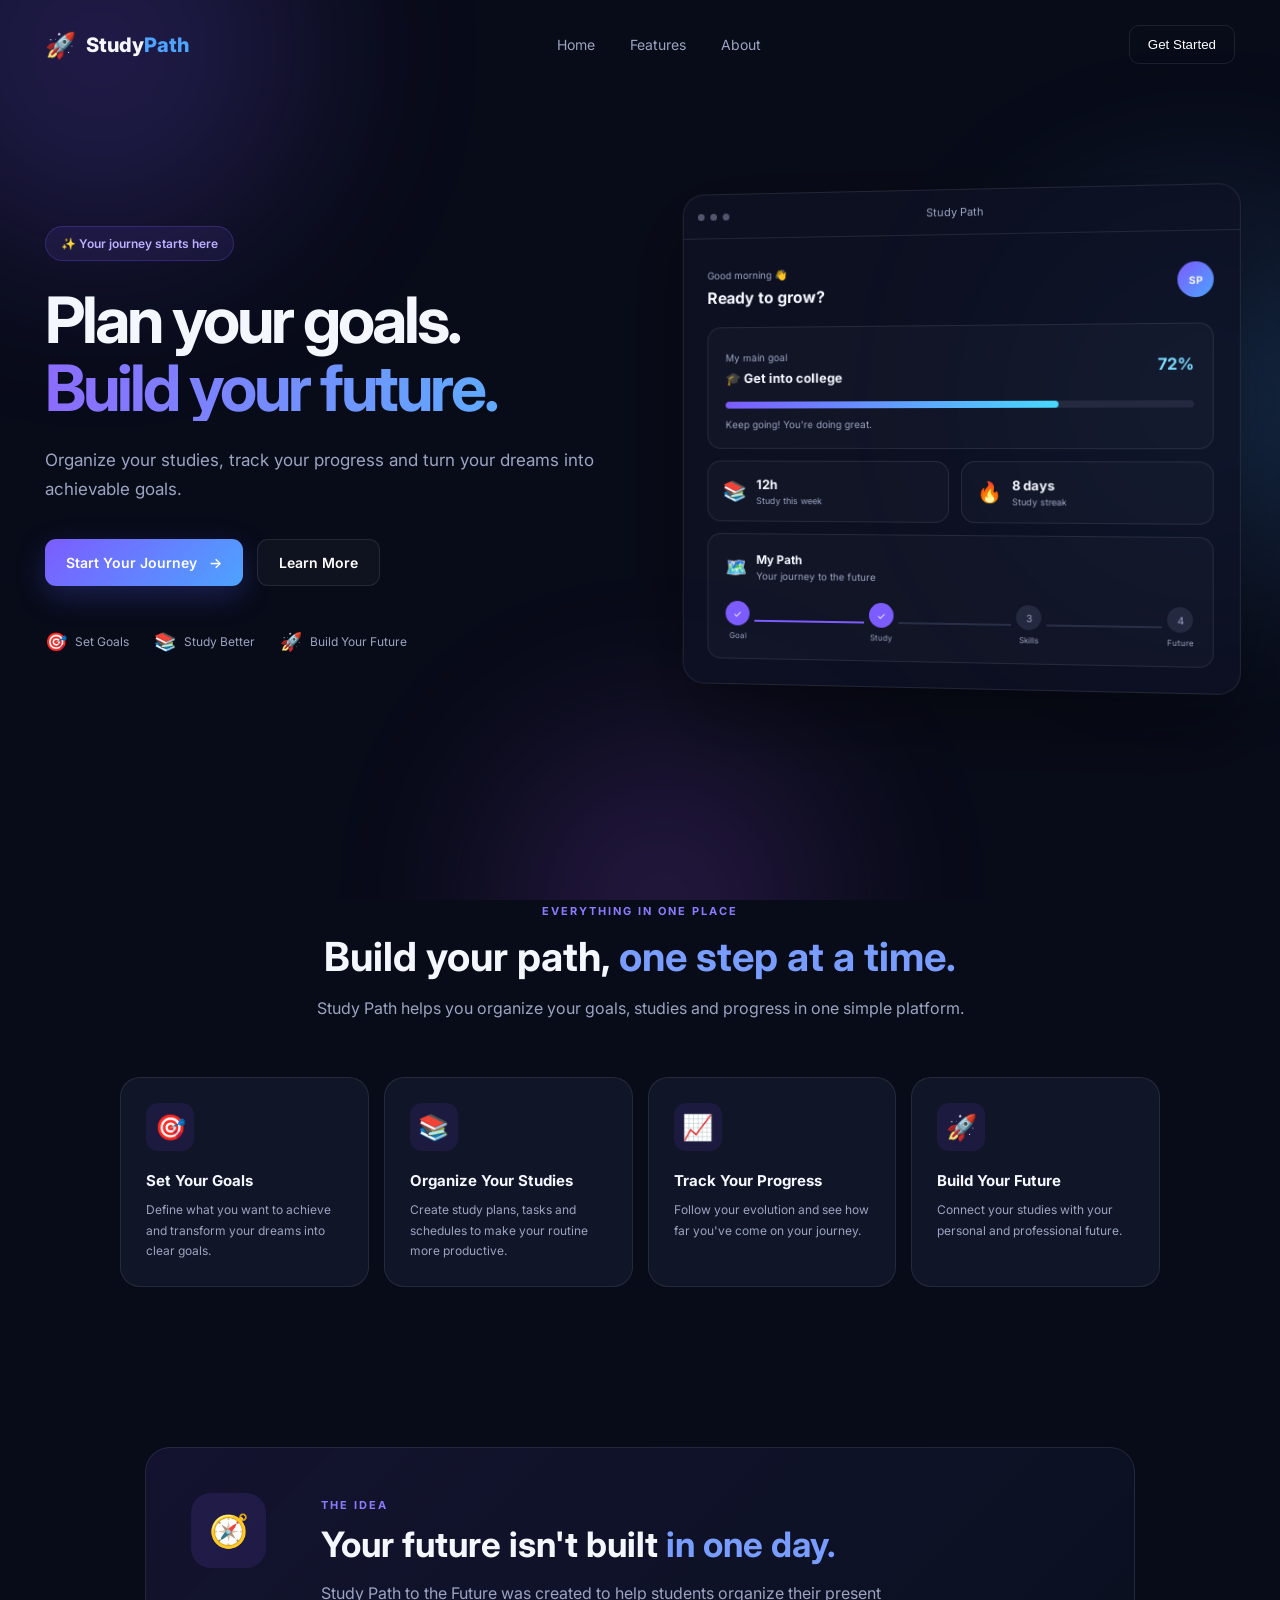
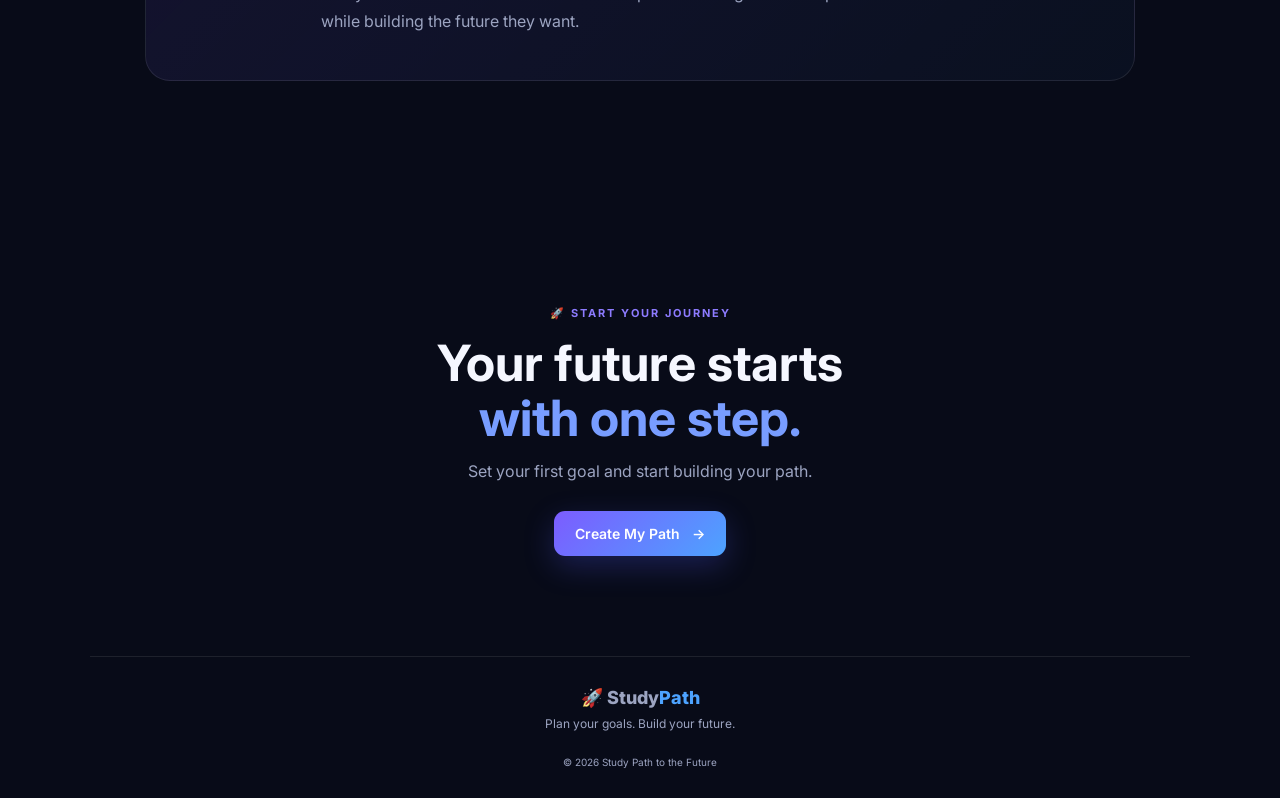
<file: index.html>
<!DOCTYPE html>
<html lang="en">
<head>
    <meta charset="UTF-8">
    <meta name="viewport" content="width=device-width, initial-scale=1.0">

    <title>Study Path to the Future</title>

    <link rel="preconnect" href="https://fonts.googleapis.com">
    <link rel="preconnect" href="https://fonts.gstatic.com" crossorigin>
    <link href="https://fonts.googleapis.com/css2?family=Inter:wght@400;500;600;700;800&display=swap" rel="stylesheet">

    <link rel="stylesheet" href="assets/styles/landing.css">
</head>

<body>

    <!-- Background -->
    <div class="background">
        <div class="orb orb-1"></div>
        <div class="orb orb-2"></div>
        <div class="orb orb-3"></div>
    </div>

    <!-- Header -->
    <header class="header">

        <a href="#" class="logo">
            <span class="logo-icon">🚀</span>
            <span>Study<span class="highlight">Path</span></span>
        </a>

        <nav class="nav">
            <a href="#home">Home</a>
            <a href="#features">Features</a>
            <a href="#about">About</a>
        </nav>

        <button class="header-button" id="headerStart">
            Get Started
        </button>

    </header>


    <!-- Hero -->
    <main>

        <section class="hero" id="home">

            <div class="hero-content">

                <div class="badge">
                    ✨ Your journey starts here
                </div>

                <h1>
                    Plan your goals.
                    <span>Build your future.</span>
                </h1>

                <p class="hero-text">
                    Organize your studies, track your progress and
                    turn your dreams into achievable goals.
                </p>

                <div class="hero-buttons">

                    <button class="primary-button" id="startButton">
                        Start Your Journey
                        <span>→</span>
                    </button>

                    <button class="secondary-button" id="learnButton">
                        Learn More
                    </button>

                </div>

                <div class="stats">

                    <div class="stat">
                        <strong>🎯</strong>
                        <span>Set Goals</span>
                    </div>

                    <div class="stat">
                        <strong>📚</strong>
                        <span>Study Better</span>
                    </div>

                    <div class="stat">
                        <strong>🚀</strong>
                        <span>Build Your Future</span>
                    </div>

                </div>

            </div>


            <!-- Dashboard Preview -->
            <div class="dashboard-preview">

                <div class="window-top">
                    <div class="window-dots">
                        <span></span>
                        <span></span>
                        <span></span>
                    </div>

                    <span class="preview-title">
                        Study Path
                    </span>
                </div>

                <div class="preview-body">

                    <div class="welcome">
                        <div>
                            <small>Good morning 👋</small>
                            <h3>Ready to grow?</h3>
                        </div>

                        <div class="avatar">
                            SP
                        </div>
                    </div>

                    <div class="progress-card">

                        <div class="progress-header">
                            <div>
                                <small>My main goal</small>
                                <h4>🎓 Get into college</h4>
                            </div>

                            <strong>72%</strong>
                        </div>

                        <div class="progress-bar">
                            <div class="progress-fill"></div>
                        </div>

                        <small class="progress-label">
                            Keep going! You're doing great.
                        </small>

                    </div>


                    <div class="mini-cards">

                        <div class="mini-card">
                            <span>📚</span>
                            <div>
                                <strong>12h</strong>
                                <small>Study this week</small>
                            </div>
                        </div>

                        <div class="mini-card">
                            <span>🔥</span>
                            <div>
                                <strong>8 days</strong>
                                <small>Study streak</small>
                            </div>
                        </div>

                    </div>


                    <div class="path-card">

                        <div class="path-title">
                            <span>🗺️</span>
                            <div>
                                <strong>My Path</strong>
                                <small>Your journey to the future</small>
                            </div>
                        </div>

                        <div class="path-line">

                            <div class="path-step completed">
                                <span>✓</span>
                                <small>Goal</small>
                            </div>

                            <div class="line completed-line"></div>

                            <div class="path-step completed">
                                <span>✓</span>
                                <small>Study</small>
                            </div>

                            <div class="line"></div>

                            <div class="path-step">
                                <span>3</span>
                                <small>Skills</small>
                            </div>

                            <div class="line"></div>

                            <div class="path-step">
                                <span>4</span>
                                <small>Future</small>
                            </div>

                        </div>

                    </div>

                </div>

            </div>

        </section>


        <!-- Features -->
        <section class="features" id="features">

            <div class="section-title">

                <span>EVERYTHING IN ONE PLACE</span>

                <h2>
                    Build your path,
                    <span>one step at a time.</span>
                </h2>

                <p>
                    Study Path helps you organize your goals,
                    studies and progress in one simple platform.
                </p>

            </div>


            <div class="feature-grid">

                <article class="feature-card">
                    <div class="feature-icon">🎯</div>
                    <h3>Set Your Goals</h3>
                    <p>
                        Define what you want to achieve and
                        transform your dreams into clear goals.
                    </p>
                </article>

                <article class="feature-card">
                    <div class="feature-icon">📚</div>
                    <h3>Organize Your Studies</h3>
                    <p>
                        Create study plans, tasks and schedules
                        to make your routine more productive.
                    </p>
                </article>

                <article class="feature-card">
                    <div class="feature-icon">📈</div>
                    <h3>Track Your Progress</h3>
                    <p>
                        Follow your evolution and see how far
                        you've come on your journey.
                    </p>
                </article>

                <article class="feature-card">
                    <div class="feature-icon">🚀</div>
                    <h3>Build Your Future</h3>
                    <p>
                        Connect your studies with your personal
                        and professional future.
                    </p>
                </article>

            </div>

        </section>


        <!-- About -->
        <section class="about" id="about">

            <div class="about-card">

                <div class="about-icon">
                    🧭
                </div>

                <div>
                    <span class="about-label">THE IDEA</span>

                    <h2>
                        Your future isn't built
                        <span>in one day.</span>
                    </h2>

                    <p>
                        Study Path to the Future was created to help
                        students organize their present while building
                        the future they want.
                    </p>
                </div>

            </div>

        </section>


        <!-- Final CTA -->
        <section class="cta">

            <div class="cta-content">

                <span>🚀 START YOUR JOURNEY</span>

                <h2>
                    Your future starts
                    <span>with one step.</span>
                </h2>

                <p>
                    Set your first goal and start building your path.
                </p>

                <button class="primary-button" id="ctaButton">
                    Create My Path
                    <span>→</span>
                </button>

            </div>

        </section>

    </main>


    <!-- Footer -->
    <footer>

        <div class="footer-logo">
            🚀 Study<span>Path</span>
        </div>

        <p>
            Plan your goals. Build your future.
        </p>

        <span class="copyright">
            © 2026 Study Path to the Future
        </span>

    </footer>


    <!-- Modal -->
    <div class="modal-overlay" id="modal">

        <div class="modal">

            <button class="close-modal" id="closeModal">
                ×
            </button>

            <div class="modal-icon">
                🚀
            </div>

            <h2>
                Start your journey!
            </h2>

            <p>
                In the next step, you'll create your profile
                and choose your first goal.
            </p>

            <button class="primary-button modal-button" id="modalStart">
                Let's Go
                <span>→</span>
            </button>

        </div>

    </div>


    <script src="assets/scripts/landing.js"></script>

</body>
</html>
</file>
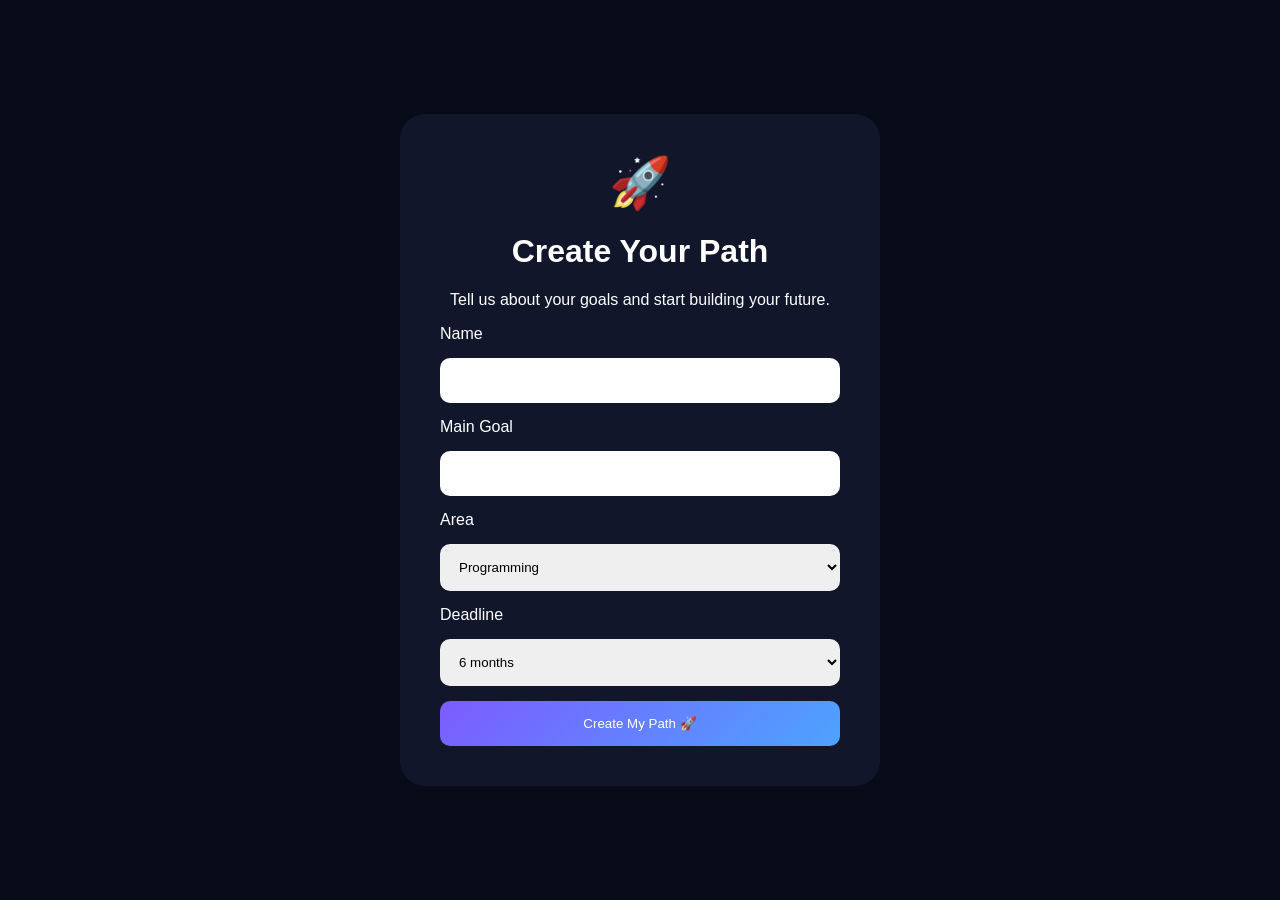
<file: dashboard.html>
<!DOCTYPE html>
<html lang="en">

<head>
    <meta charset="UTF-8">
    <meta name="viewport" content="width=device-width, initial-scale=1.0">

    <title>Dashboard | Study Path</title>

    <link rel="stylesheet" href="dashboard.css">
</head>

<body>

    <div class="app">

        <!-- SIDEBAR -->

        <aside class="sidebar">

            <div class="brand">
                🚀 <span>Study<span>Path</span></span>
            </div>

            <nav>

                <a href="#" class="active">
                    🏠
                    <span>Dashboard</span>
                </a>

                <a href="#">
                    🎯
                    <span>My Goals</span>
                </a>

                <a href="#">
                    📚
                    <span>Study</span>
                </a>

                <a href="planner.html">
                    📅
                    <span>Planner</span>
                </a>

                <a href="my_path.html">
                    🗺️
                    <span>My Path</span>
                </a>

                <a href="#">
                    📊
                    <span>Progress</span>
                </a>

            </nav>

            <div class="sidebar-bottom">

                <button id="logoutButton">
                    🚪 Log out
                </button>

            </div>

        </aside>


        <!-- MAIN -->

        <main class="main">

            <!-- TOPBAR -->

            <header class="topbar">

                <div>
                    <small>STUDY PATH</small>
                    <h1>Dashboard</h1>
                </div>

                <div class="profile-mini">

                    <div class="avatar" id="avatar">
                        SP
                    </div>

                    <div>
                        <strong id="userName">
                            Student
                        </strong>

                        <small>
                            Future Builder 🚀
                        </small>
                    </div>

                </div>

            </header>


            <!-- WELCOME -->

            <section class="welcome-card">

                <div>

                    <span>GOOD MORNING 👋</span>

                    <h2>
                        Keep building your future.
                    </h2>

                    <p>
                        Every small step you take today
                        brings you closer to your goal.
                    </p>

                </div>

                <div class="rocket">
                    🚀
                </div>

            </section>


            <!-- GOAL -->

            <section class="goal-section">

                <div class="section-header">

                    <div>
                        <small>YOUR MAIN GOAL</small>
                        <h2 id="goalTitle">
                            Your goal
                        </h2>
                    </div>

                    <span class="goal-badge">
                        🎯 Main Goal
                    </span>

                </div>


                <div class="goal-content">

                    <div class="goal-icon">
                        🎓
                    </div>

                    <div class="goal-info">

                        <h3 id="goalText">
                            Your goal will appear here.
                        </h3>

                        <p>
                            Area:
                            <strong id="areaText">
                                -
                            </strong>
                        </p>

                        <p>
                            Deadline:
                            <strong id="deadlineText">
                                -
                            </strong>
                        </p>

                    </div>

                    <div class="goal-progress">

                        <strong>
                            0%
                        </strong>

                        <div class="progress-bar">
                            <div class="progress-fill"></div>
                        </div>

                        <small>
                            Just getting started!
                        </small>

                    </div>

                </div>

            </section>


            <!-- STATS -->

            <section class="stats-grid">

                <div class="stat-card">

                    <div class="stat-icon purple">
                        📚
                    </div>

                    <div>
                        <small>Study Time</small>
                        <strong>0h</strong>
                        <span>This week</span>
                    </div>

                </div>


                <div class="stat-card">

                    <div class="stat-icon blue">
                        🔥
                    </div>

                    <div>
                        <small>Study Streak</small>
                        <strong>0 days</strong>
                        <span>Keep going!</span>
                    </div>

                </div>


                <div class="stat-card">

                    <div class="stat-icon cyan">
                        ✅
                    </div>

                    <div>
                        <small>Tasks</small>
                        <strong>0 / 0</strong>
                        <span>Completed</span>
                    </div>

                </div>


                <div class="stat-card">

                    <div class="stat-icon pink">
                        ⭐
                    </div>

                    <div>
                        <small>XP</small>
                        <strong>0</strong>
                        <span>Level 1</span>
                    </div>

                </div>

            </section>


            <!-- PATH -->

            <section class="path-section">

                <div class="section-header">

                    <div>
                        <small>YOUR JOURNEY</small>
                        <h2>My Path</h2>
                    </div>

                    <button class="view-button">
                        View path →
                    </button>

                </div>


                <div class="path">

                    <div class="path-item completed">

                        <div class="path-circle">
                            ✓
                        </div>

                        <div>
                            <strong>Set your goal</strong>
                            <small>You've completed this step.</small>
                        </div>

                    </div>


                    <div class="path-connector"></div>


                    <div class="path-item">

                        <div class="path-circle">
                            2
                        </div>

                        <div>
                            <strong>Build your study plan</strong>
                            <small>Create your first study routine.</small>
                        </div>

                    </div>


                    <div class="path-connector"></div>


                    <div class="path-item">

                        <div class="path-circle">
                            3
                        </div>

                        <div>
                            <strong>Develop your skills</strong>
                            <small>Learn and practice.</small>
                        </div>

                    </div>


                    <div class="path-connector"></div>


                    <div class="path-item">

                        <div class="path-circle">
                            4
                        </div>

                        <div>
                            <strong>Build your future</strong>
                            <small>Turn your knowledge into opportunities.</small>
                        </div>

                    </div>

                </div>

            </section>


            <!-- NEXT ACTION -->

            <section class="next-section">

                <div>

                    <small>NEXT STEP</small>

                    <h2>
                        Start your first study session.
                    </h2>

                    <p>
                        Create a study routine and take
                        your first step toward your goal.
                    </p>

                </div>

                <button id="studyButton">
                    Start Studying →
                </button>

            </section>

        </main>

    </div>


    <script src="dashboard.js"></script>

</body>

</html>
</file>
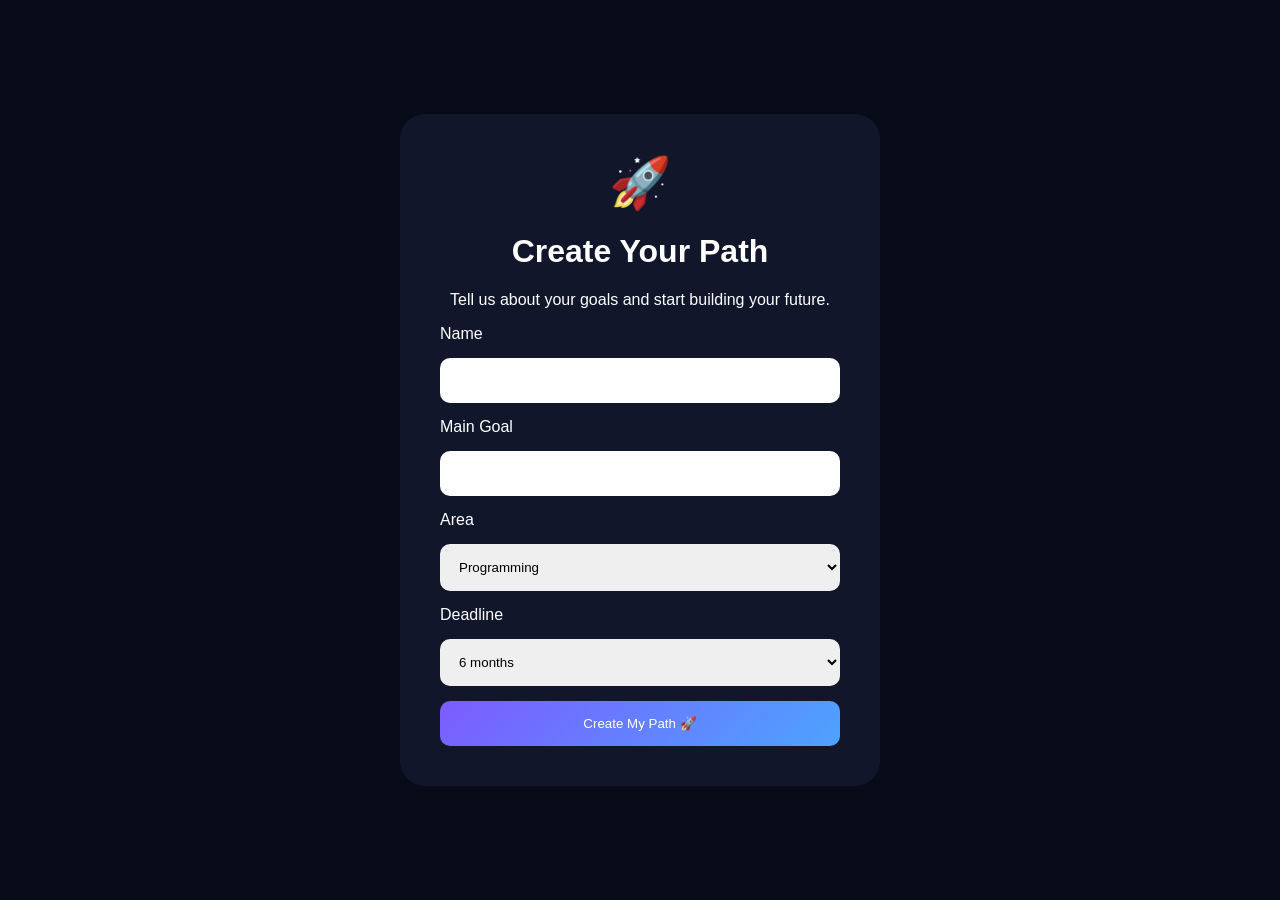
<file: my_path.html>
<!DOCTYPE html>
<html lang="en">

<head>
    <meta charset="UTF-8">
    <meta name="viewport" content="width=device-width, initial-scale=1.0">

    <title>StudyPath | My Path</title>

    <script src="my_path.js"></script>
</head>

<body>

<div class="app">

    <!-- SIDEBAR -->
    <aside class="sidebar">

        <div class="brand">
            <div class="brand-logo">🚀</div>

            <div class="brand-text">
                <strong>Study<span>Path</span></strong>
                <small>Build your future</small>
            </div>
        </div>

        <div class="menu-label">
            MAIN MENU
        </div>

        <nav>

            <a href="dashboard.html">
                <span class="nav-icon">⌂</span>
                <span>Dashboard</span>
            </a>

            <a href="#">
                <span class="nav-icon">◎</span>
                <span>My Goals</span>
            </a>

            <a href="study.html">
                <span class="nav-icon">▣</span>
                <span>Study</span>
            </a>

            <a href="planner.html">
                <span class="nav-icon">▦</span>
                <span>Planner</span>
            </a>

            <a href="my-path.html" class="active">
                <span class="nav-icon">◈</span>
                <span>My Path</span>
            </a>

            <a href="#">
                <span class="nav-icon">◒</span>
                <span>Progress</span>
            </a>

        </nav>

        <div class="sidebar-footer">

            <div class="journey-mini">

                <div class="mini-status">
                    <span></span>
                    JOURNEY ACTIVE
                </div>

                <p>
                    Keep moving forward.
                </p>

            </div>

            <button id="logoutButton">
                <span>↪</span>
                Log out
            </button>

        </div>

    </aside>


    <!-- MAIN -->
    <main class="main">

        <!-- TOPBAR -->
        <header class="topbar">

            <div class="page-heading">

                <div class="eyebrow">
                    <span class="eyebrow-dot"></span>
                    YOUR PERSONAL JOURNEY
                </div>

                <h1>
                    My <span>Path</span>
                </h1>

                <p>
                    Build your future, one step at a time.
                </p>

            </div>


            <div class="profile-mini">

                <div class="profile-info">

                    <strong id="userName">
                        Student
                    </strong>

                    <small>
                        Future Builder 🚀
                    </small>

                </div>

                <div class="avatar" id="avatar">
                    SP
                </div>

            </div>

        </header>


        <!-- JOURNEY STATUS -->
        <section class="journey-status">

            <div class="status-left">

                <div class="status-icon">
                    ✦
                </div>

                <div>

                    <span>
                        JOURNEY STATUS
                    </span>

                    <strong>
                        You're building something great.
                    </strong>

                </div>

            </div>

            <div class="status-badge">
                <span></span>
                IN PROGRESS
            </div>

        </section>


        <!-- HERO -->
        <section class="hero">

            <div class="hero-content">

                <div class="hero-tag">
                    YOUR FUTURE JOURNEY
                </div>

                <h2>
                    Your future isn't a destination.
                    <span>It's a path.</span>
                </h2>

                <p>
                    Every task you complete, every skill you learn
                    and every project you create takes you one
                    step closer to where you want to be.
                </p>

                <div class="hero-points">

                    <div>
                        <span>✦</span>
                        Learn
                    </div>

                    <div>
                        <span>✦</span>
                        Practice
                    </div>

                    <div>
                        <span>✦</span>
                        Create
                    </div>

                </div>

            </div>

            <div class="hero-visual">

                <div class="orbit orbit-one"></div>
                <div class="orbit orbit-two"></div>

                <div class="planet">
                    🚀
                </div>

                <div class="floating-star star-one">✦</div>
                <div class="floating-star star-two">✧</div>
                <div class="floating-star star-three">✦</div>

            </div>

        </section>


        <!-- GOAL + PROGRESS -->
        <section class="overview-grid">

            <!-- GOAL -->
            <div class="goal-card">

                <div class="card-label">
                    <span>🎯</span>
                    MY MAIN GOAL
                </div>

                <h2 id="goalText">
                    Loading...
                </h2>

                <p>
                    This is the destination you're
                    building towards.
                </p>

                <div class="goal-line"></div>

                <span class="goal-footer">
                    Keep your goal in sight.
                </span>

            </div>


            <!-- PROGRESS -->
            <div class="progress-card">

                <div class="progress-header">

                    <div>

                        <div class="card-label">
                            <span>◔</span>
                            PATH PROGRESS
                        </div>

                        <h2>
                            Keep moving forward.
                        </h2>

                    </div>

                    <div
                        id="progressNumber"
                        class="progress-number"
                    >
                        0%
                    </div>

                </div>


                <div class="progress-track">

                    <div
                        id="progressFill"
                        class="progress-fill"
                    ></div>

                </div>


                <div class="progress-bottom">

                    <p id="progressMessage">
                        Your journey starts here.
                    </p>

                    <span>
                        🚀 Keep going
                    </span>

                </div>

            </div>

        </section>


        <!-- PATH HEADER -->
        <section class="path-header">

            <div>

                <div class="eyebrow">
                    <span class="eyebrow-dot"></span>
                    YOUR ROADMAP
                </div>

                <h2>
                    The Path to Your Future
                </h2>

                <p>
                    Follow each stage and turn your goals
                    into real progress.
                </p>

            </div>

            <div class="path-counter">
                <strong>05</strong>
                <span>STAGES</span>
            </div>

        </section>


        <!-- PATH -->
        <section
            id="path"
            class="path"
        ></section>


        <!-- FINAL MESSAGE -->
        <section class="final-card">

            <div class="final-icon">
                ✦
            </div>

            <div>

                <span>
                    REMEMBER
                </span>

                <h3>
                    Big futures are built through small steps.
                </h3>

                <p>
                    You don't need to have everything figured out.
                    You just need to keep moving.
                </p>

            </div>

        </section>

    </main>

</div>


<!-- MODAL -->
<div
    id="stepModal"
    class="modal-overlay"
>

    <div class="step-modal">

        <button
            id="closeModal"
            class="close-modal"
        >
            ×
        </button>


        <div class="modal-top">

            <div
                id="modalIcon"
                class="modal-icon"
            >
                📚
            </div>

            <div>

                <small id="modalStep">
                    STEP 01
                </small>

                <h2 id="modalTitle">
                    Learn
                </h2>

            </div>

        </div>


        <p
            id="modalDescription"
            class="modal-description"
        >
            Description
        </p>


        <div class="modal-progress">

            <div class="modal-progress-top">

                <span>
                    STEP PROGRESS
                </span>

                <strong id="modalPercent">
                    0%
                </strong>

            </div>

            <div class="modal-bar">

                <div
                    id="modalFill"
                    class="modal-fill"
                ></div>

            </div>

        </div>


        <div
            id="modalTasks"
            class="modal-tasks"
        ></div>


        <button
            id="modalAction"
            class="modal-action"
        >
            Continue
        </button>

    </div>

</div>


<script src="my_path.js"></script>

</body>
</html>
</file>
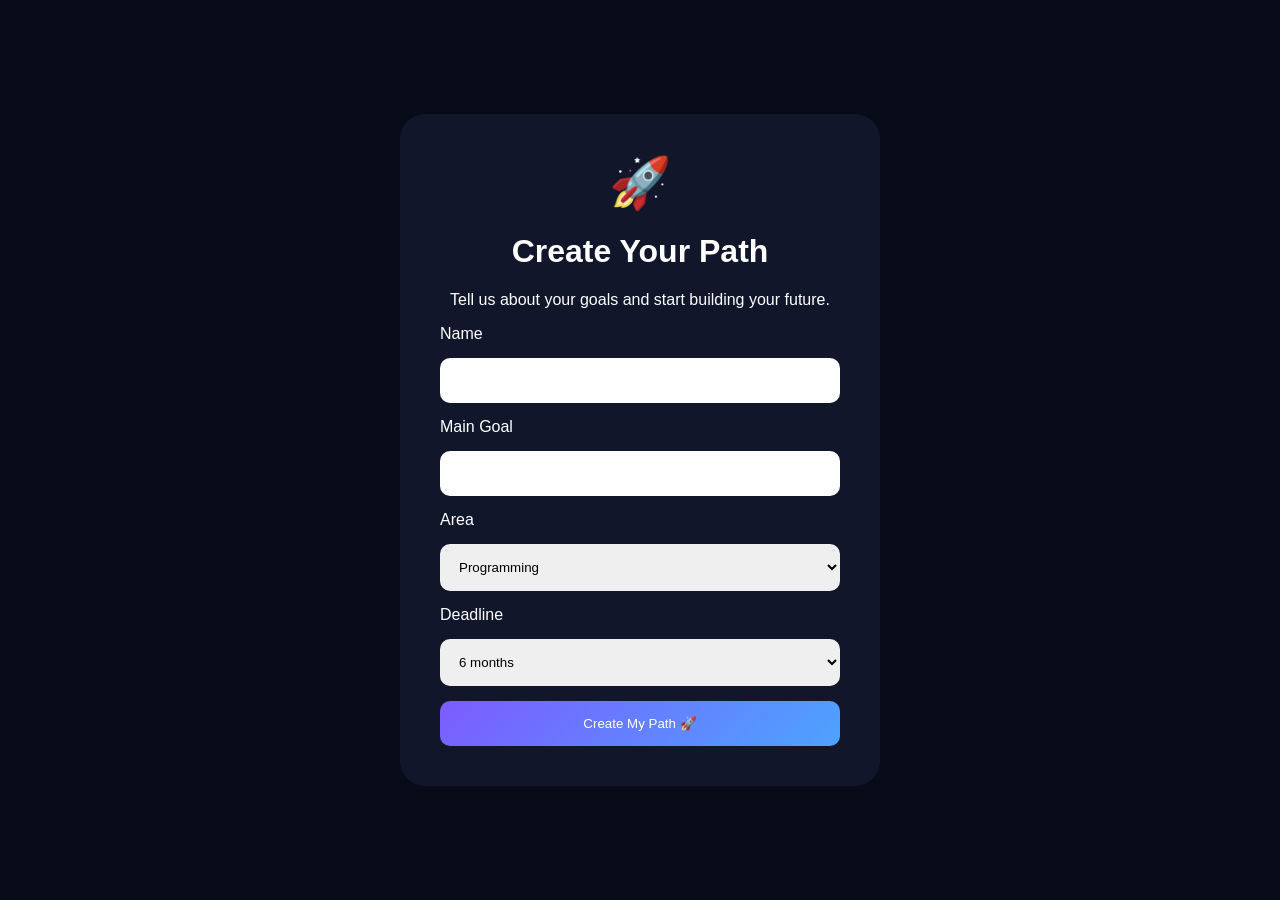
<file: planner.html>
<!DOCTYPE html>
<html lang="en">

<head>
    <meta charset="UTF-8">
    <meta name="viewport" content="width=device-width, initial-scale=1.0">

    <title>Planner | Study Path</title>

    <link rel="stylesheet" href="planner.css">
</head>

<body>

<div class="app">

    <!-- SIDEBAR -->

    <aside class="sidebar">

        <div class="brand">
            🚀 <span>Study<span>Path</span></span>
        </div>

        <nav>

            <a href="dashboard.html">
                🏠
                <span>Dashboard</span>
            </a>

            <a href="#">
                🎯
                <span>My Goals</span>
            </a>

            <a href="study.html">
                📚
                <span>Study</span>
            </a>

            <a href="planner.html" class="active">
                📅
                <span>Planner</span>
            </a>

            <a href="my_path.html">
                🗺️
                <span>My Path</span>
            </a>

            <a href="#">
                📊
                <span>Progress</span>
            </a>

        </nav>

        <div class="sidebar-bottom">

            <button id="logoutButton">
                🚪 Log out
            </button>

        </div>

    </aside>


    <!-- MAIN -->

    <main class="main">

        <!-- TOP -->

        <header class="topbar">

            <div>

                <small>STUDY PATH</small>

                <h1>My Planner 📅</h1>

            </div>

            <div class="profile-mini">

                <div class="avatar" id="avatar">
                    SP
                </div>

                <div>

                    <strong id="userName">
                        Student
                    </strong>

                    <small>
                        Future Builder 🚀
                    </small>

                </div>

            </div>

        </header>


        <!-- INTRO -->

        <section class="planner-header">

            <div>

                <span>PLAN YOUR FUTURE</span>

                <h2>
                    Turn your goals into
                    <strong>daily actions.</strong>
                </h2>

                <p>
                    Organize your study sessions,
                    manage priorities and keep moving forward.
                </p>

            </div>

            <div class="calendar-icon">
                📅
            </div>

        </section>


        <!-- STATS -->

        <section class="stats">

            <div class="stat-card">

                <div class="stat-icon">
                    📅
                </div>

                <div>

                    <small>Total Plans</small>

                    <strong id="totalPlans">
                        0
                    </strong>

                </div>

            </div>


            <div class="stat-card">

                <div class="stat-icon">
                    ⏳
                </div>

                <div>

                    <small>Pending</small>

                    <strong id="pendingPlans">
                        0
                    </strong>

                </div>

            </div>


            <div class="stat-card">

                <div class="stat-icon">
                    ✅
                </div>

                <div>

                    <small>Completed</small>

                    <strong id="completedPlans">
                        0
                    </strong>

                </div>

            </div>


            <div class="stat-card">

                <div class="stat-icon">
                    🔥
                </div>

                <div>

                    <small>High Priority</small>

                    <strong id="highPlans">
                        0
                    </strong>

                </div>

            </div>

        </section>


        <!-- ADD PLAN -->

        <section class="add-section">

            <div>

                <small>NEW PLAN</small>

                <h2>
                    Schedule a study session
                </h2>

            </div>


            <form id="plannerForm">

                <div class="input-group">

                    <label>
                        Task
                    </label>

                    <select id="taskSelect" required>

                        <option value="">
                            Select a task
                        </option>

                    </select>

                </div>


                <div class="input-group">

                    <label>
                        Date
                    </label>

                    <input
                        type="date"
                        id="dateInput"
                        required
                    >

                </div>


                <div class="input-group">

                    <label>
                        Time
                    </label>

                    <input
                        type="time"
                        id="timeInput"
                    >

                </div>


                <div class="input-group">

                    <label>
                        Priority
                    </label>

                    <select id="priorityInput">

                        <option value="low">
                            🟢 Low
                        </option>

                        <option value="medium" selected>
                            🟡 Medium
                        </option>

                        <option value="high">
                            🔴 High
                        </option>

                    </select>

                </div>


                <button type="submit">
                    + Add to Planner
                </button>

            </form>

        </section>


        <!-- PLANNER -->

        <section class="planner-section">

            <div class="section-title">

                <div>

                    <small>YOUR SCHEDULE</small>

                    <h2>
                        Upcoming
                    </h2>

                </div>

                <div class="filter-buttons">

                    <button
                        class="filter active"
                        data-filter="all"
                    >
                        All
                    </button>

                    <button
                        class="filter"
                        data-filter="pending"
                    >
                        Pending
                    </button>

                    <button
                        class="filter"
                        data-filter="completed"
                    >
                        Done
                    </button>

                </div>

            </div>


            <div
                id="plansContainer"
                class="plans-container"
            >

                <!-- Plans created by JS -->

            </div>

        </section>

    </main>

</div>


<script src="planner.js"></script>

</body>

</html>
</file>
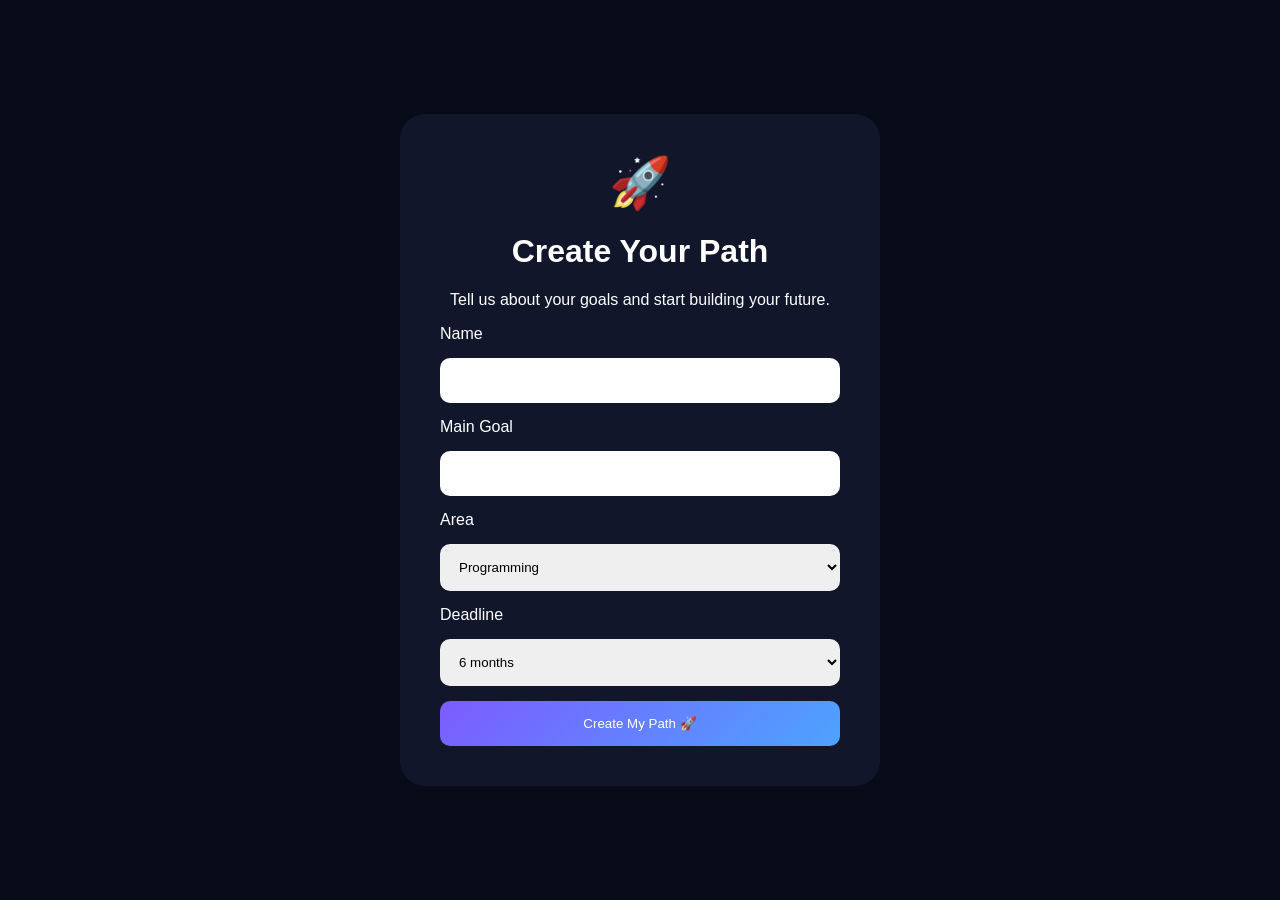
<file: profile.html>
<!DOCTYPE html>
<html lang="en">
<head>
    <meta charset="UTF-8">
    <meta name="viewport" content="width=device-width, initial-scale=1.0">
    <title>Create Your Path</title>

    <link rel="stylesheet" href="profile.css">
</head>
<body>

    <div class="container">

        <div class="card">

            <div class="icon">🚀</div>

            <h1>Create Your Path</h1>

            <p>
                Tell us about your goals and start building your future.
            </p>

            <form id="profileForm">

                <label>Name</label>
                <input type="text" id="name" required>

                <label>Main Goal</label>
                <input type="text" id="goal" required>

                <label>Area</label>
                <select id="area">
                    <option>Programming</option>
                    <option>Engineering</option>
                    <option>Medicine</option>
                    <option>Design</option>
                    <option>Business</option>
                </select>

                <label>Deadline</label>
                <select id="deadline">
                    <option>6 months</option>
                    <option>1 year</option>
                    <option>2 years</option>
                    <option>5 years</option>
                </select>

                <button type="submit">
                    Create My Path 🚀
                </button>

            </form>

        </div>

    </div>

    <script src="profile.js"></script>

</body>
</html>
</file>
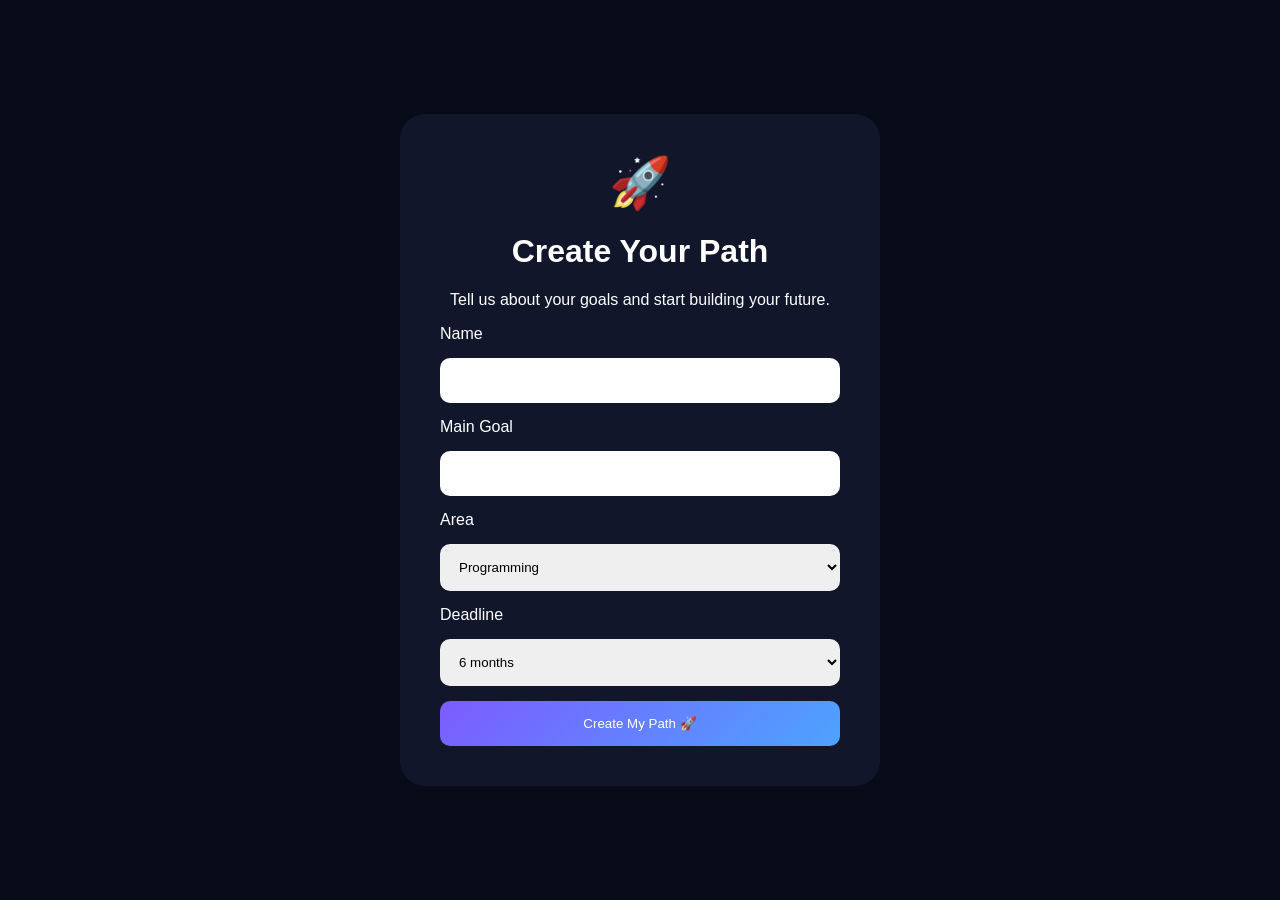
<file: study.html>
<!DOCTYPE html>
<html lang="en">

<head>
    <meta charset="UTF-8">
    <meta name="viewport" content="width=device-width, initial-scale=1.0">

    <title>My Studies | Study Path</title>

    <link rel="stylesheet" href="study.css">
</head>

<body>

    <div class="app">

        <!-- SIDEBAR -->

        <aside class="sidebar">

            <div class="brand">
                🚀 <span>Study<span>Path</span></span>
            </div>

            <nav>

                <a href="dashboard.html">
                    🏠
                    <span>Dashboard</span>
                </a>

                <a href="#">
                    🎯
                    <span>My Goals</span>
                </a>

                <a href="study.html" class="active">
                    📚
                    <span>Study</span>
                </a>

                <a href="#">
                    📅
                    <span>Planner</span>
                </a>

                <a href="my_path.html">
                    🗺️
                    <span>My Path</span>
                </a>

                <a href="#">
                    📊
                    <span>Progress</span>
                </a>

            </nav>

            <div class="sidebar-bottom">

                <button id="logoutButton">
                    🚪 Log out
                </button>

            </div>

        </aside>


        <!-- MAIN -->

        <main class="main">

            <header class="topbar">

                <div>

                    <small>STUDY PATH</small>

                    <h1>My Studies 📚</h1>

                </div>

                <div class="profile-mini">

                    <div class="avatar" id="avatar">
                        SP
                    </div>

                    <div>

                        <strong id="userName">
                            Student
                        </strong>

                        <small>
                            Future Builder 🚀
                        </small>

                    </div>

                </div>

            </header>


            <!-- STUDY HEADER -->

            <section class="study-header">

                <div>

                    <span>KEEP LEARNING</span>

                    <h2>
                        Build your knowledge,
                        <strong>one subject at a time.</strong>
                    </h2>

                    <p>
                        Add your subjects and create tasks
                        to organize your studies.
                    </p>

                </div>

                <div class="book">
                    📚
                </div>

            </section>


            <!-- STATS -->

            <section class="stats">

                <div class="stat-card">

                    <div class="stat-icon">
                        📚
                    </div>

                    <div>

                        <small>Subjects</small>

                        <strong id="subjectCount">
                            0
                        </strong>

                    </div>

                </div>


                <div class="stat-card">

                    <div class="stat-icon">
                        📝
                    </div>

                    <div>

                        <small>Total Tasks</small>

                        <strong id="taskCount">
                            0
                        </strong>

                    </div>

                </div>


                <div class="stat-card">

                    <div class="stat-icon">
                        ✅
                    </div>

                    <div>

                        <small>Completed</small>

                        <strong id="completedCount">
                            0
                        </strong>

                    </div>

                </div>


                <div class="stat-card">

                    <div class="stat-icon">
                        🎯
                    </div>

                    <div>

                        <small>Progress</small>

                        <strong id="overallProgress">
                            0%
                        </strong>

                    </div>

                </div>

            </section>


            <!-- ADD SUBJECT -->

            <section class="add-section">

                <div>

                    <small>NEW SUBJECT</small>

                    <h2>
                        Add a subject
                    </h2>

                </div>

                <form id="subjectForm">

                    <input
                        type="text"
                        id="subjectInput"
                        placeholder="Ex: Mathematics"
                        required
                    >

                    <button type="submit">
                        + Add Subject
                    </button>

                </form>

            </section>


            <!-- SUBJECTS -->

            <section class="subjects-section">

                <div class="section-title">

                    <div>

                        <small>YOUR SUBJECTS</small>

                        <h2>
                            Study List
                        </h2>

                    </div>

                </div>


                <div
                    id="subjectsContainer"
                    class="subjects-container"
                >

                    <!-- Subjects created by JS -->

                </div>

            </section>

        </main>

    </div>


    <!-- TASK MODAL -->

    <div
        class="modal-overlay"
        id="taskModal"
    >

        <div class="modal">

            <button
                class="close-modal"
                id="closeModal"
            >
                ×
            </button>

            <div class="modal-icon">
                📝
            </div>

            <h2>
                Add a Task
            </h2>

            <p id="modalSubjectName">
                Subject
            </p>

            <form id="taskForm">

                <input
                    type="text"
                    id="taskInput"
                    placeholder="Ex: Study chapter 3"
                    required
                >

                <button type="submit">
                    Add Task
                </button>

            </form>

        </div>

    </div>


    <script src="study.js"></script>

</body>

</html>
</file>
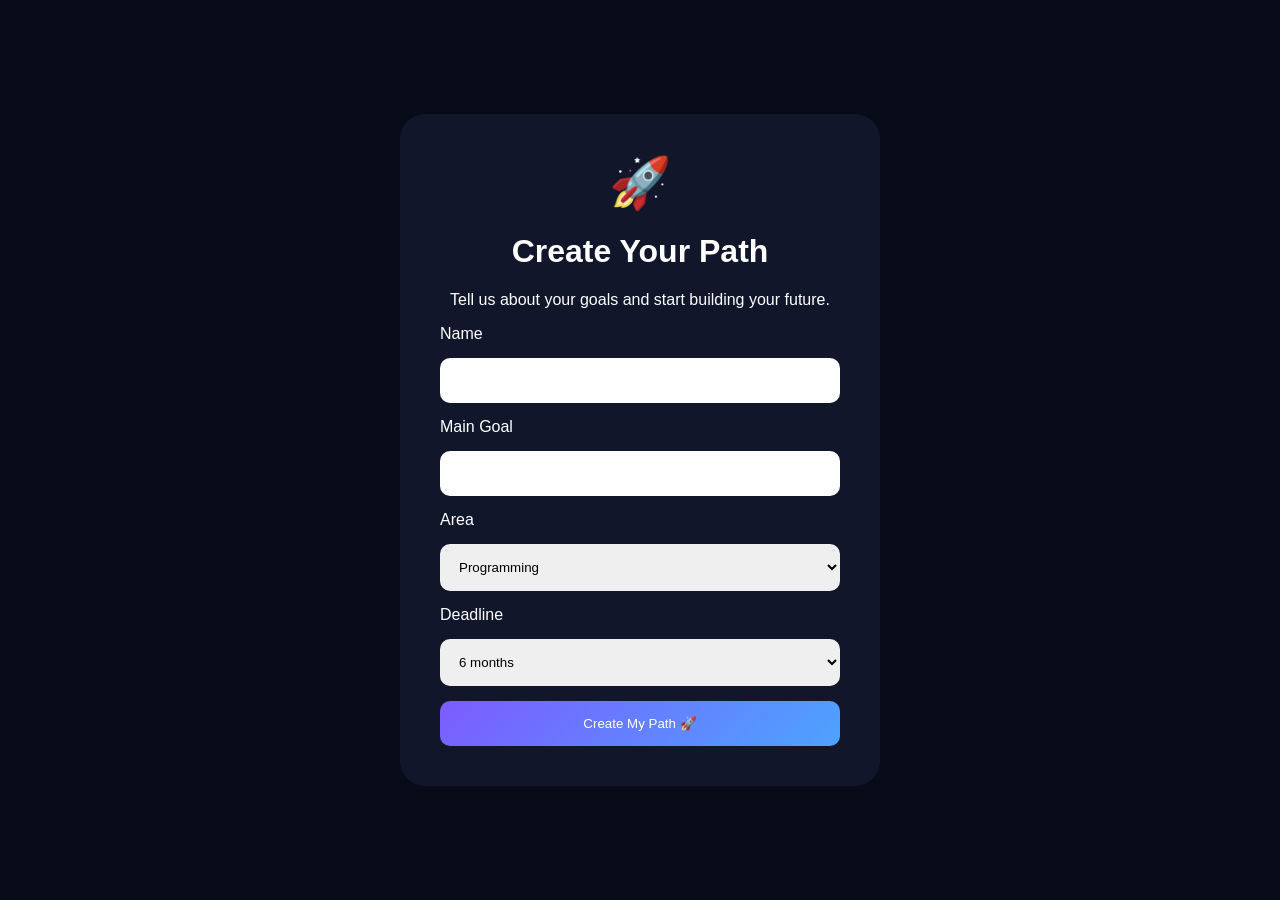
<file: pages/dashboard.html>
<!DOCTYPE html>
<html lang="en">

<head>
    <meta charset="UTF-8">
    <meta name="viewport" content="width=device-width, initial-scale=1.0">

    <title>Dashboard | Study Path</title>

    <link rel="stylesheet" href="../assets/styles/dashboard.css">
    <link rel="stylesheet" href="../assets/styles/my-path.css">
</head>

<body>

    <div class="app">

        <!-- SIDEBAR -->

        <aside class="sidebar">

            <div class="brand">
                🚀 <span>Study<span>Path</span></span>
            </div>

            <nav>

                <a href="#" class="active">
                    🏠
                    <span>Dashboard</span>
                </a>

                <a href="#">
                    🎯
                    <span>My Goals</span>
                </a>

                <a href="#">
                    📚
                    <span>Study</span>
                </a>

                <a href="planner.html">
                    📅
                    <span>Planner</span>
                </a>

                <a href="my-path.html">
                    🗺️
                    <span>My Path</span>
                </a>

                <a href="#">
                    📊
                    <span>Progress</span>
                </a>

            </nav>

            <div class="sidebar-bottom">

                <button id="logoutButton">
                    🚪 Log out
                </button>

            </div>

        </aside>


        <!-- MAIN -->

        <main class="main">

            <!-- TOPBAR -->

            <header class="topbar">

                <div>
                    <small>STUDY PATH</small>
                    <h1>Dashboard</h1>
                </div>

                <div class="profile-mini">

                    <div class="avatar" id="avatar">
                        SP
                    </div>

                    <div>
                        <strong id="userName">
                            Student
                        </strong>

                        <small>
                            Future Builder 🚀
                        </small>
                    </div>

                </div>

            </header>


            <!-- WELCOME -->

            <section class="welcome-card">

                <div>

                    <span>GOOD MORNING 👋</span>

                    <h2>
                        Keep building your future.
                    </h2>

                    <p>
                        Every small step you take today
                        brings you closer to your goal.
                    </p>

                </div>

                <div class="rocket">
                    🚀
                </div>

            </section>


            <!-- GOAL -->

            <section class="goal-section">

                <div class="section-header">

                    <div>
                        <small>YOUR MAIN GOAL</small>
                        <h2 id="goalTitle">
                            Your goal
                        </h2>
                    </div>

                    <span class="goal-badge">
                        🎯 Main Goal
                    </span>

                </div>


                <div class="goal-content">

                    <div class="goal-icon">
                        🎓
                    </div>

                    <div class="goal-info">

                        <h3 id="goalText">
                            Your goal will appear here.
                        </h3>

                        <p>
                            Area:
                            <strong id="areaText">
                                -
                            </strong>
                        </p>

                        <p>
                            Deadline:
                            <strong id="deadlineText">
                                -
                            </strong>
                        </p>

                    </div>

                    <div class="goal-progress">

                        <strong>
                            0%
                        </strong>

                        <div class="progress-bar">
                            <div class="progress-fill"></div>
                        </div>

                        <small>
                            Just getting started!
                        </small>

                    </div>

                </div>

            </section>


            <!-- STATS -->

            <section class="stats-grid">

                <div class="stat-card">

                    <div class="stat-icon purple">
                        📚
                    </div>

                    <div>
                        <small>Study Time</small>
                        <strong>0h</strong>
                        <span>This week</span>
                    </div>

                </div>


                <div class="stat-card">

                    <div class="stat-icon blue">
                        🔥
                    </div>

                    <div>
                        <small>Study Streak</small>
                        <strong>0 days</strong>
                        <span>Keep going!</span>
                    </div>

                </div>


                <div class="stat-card">

                    <div class="stat-icon cyan">
                        ✅
                    </div>

                    <div>
                        <small>Tasks</small>
                        <strong>0 / 0</strong>
                        <span>Completed</span>
                    </div>

                </div>


                <div class="stat-card">

                    <div class="stat-icon pink">
                        ⭐
                    </div>

                    <div>
                        <small>XP</small>
                        <strong>0</strong>
                        <span>Level 1</span>
                    </div>

                </div>

            </section>


            <!-- PATH -->

            <section class="path-section">

                <div class="section-header">

                    <div>
                        <small>YOUR JOURNEY</small>
                        <h2>My Path</h2>
                    </div>

                    <button class="view-button">
                        View path →
                    </button>

                </div>


                <div class="path">

                    <div class="path-item completed">

                        <div class="path-circle">
                            ✓
                        </div>

                        <div>
                            <strong>Set your goal</strong>
                            <small>You've completed this step.</small>
                        </div>

                    </div>


                    <div class="path-connector"></div>


                    <div class="path-item">

                        <div class="path-circle">
                            2
                        </div>

                        <div>
                            <strong>Build your study plan</strong>
                            <small>Create your first study routine.</small>
                        </div>

                    </div>


                    <div class="path-connector"></div>


                    <div class="path-item">

                        <div class="path-circle">
                            3
                        </div>

                        <div>
                            <strong>Develop your skills</strong>
                            <small>Learn and practice.</small>
                        </div>

                    </div>


                    <div class="path-connector"></div>


                    <div class="path-item">

                        <div class="path-circle">
                            4
                        </div>

                        <div>
                            <strong>Build your future</strong>
                            <small>Turn your knowledge into opportunities.</small>
                        </div>

                    </div>

                </div>

            </section>


            <!-- NEXT ACTION -->

            <section class="next-section">

                <div>

                    <small>NEXT STEP</small>

                    <h2>
                        Start your first study session.
                    </h2>

                    <p>
                        Create a study routine and take
                        your first step toward your goal.
                    </p>

                </div>

                <button id="studyButton">
                    Start Studying →
                </button>

            </section>

        </main>

    </div>


    <script src="../assets/scripts/dashboard.js"></script>

</body>

</html>
</file>
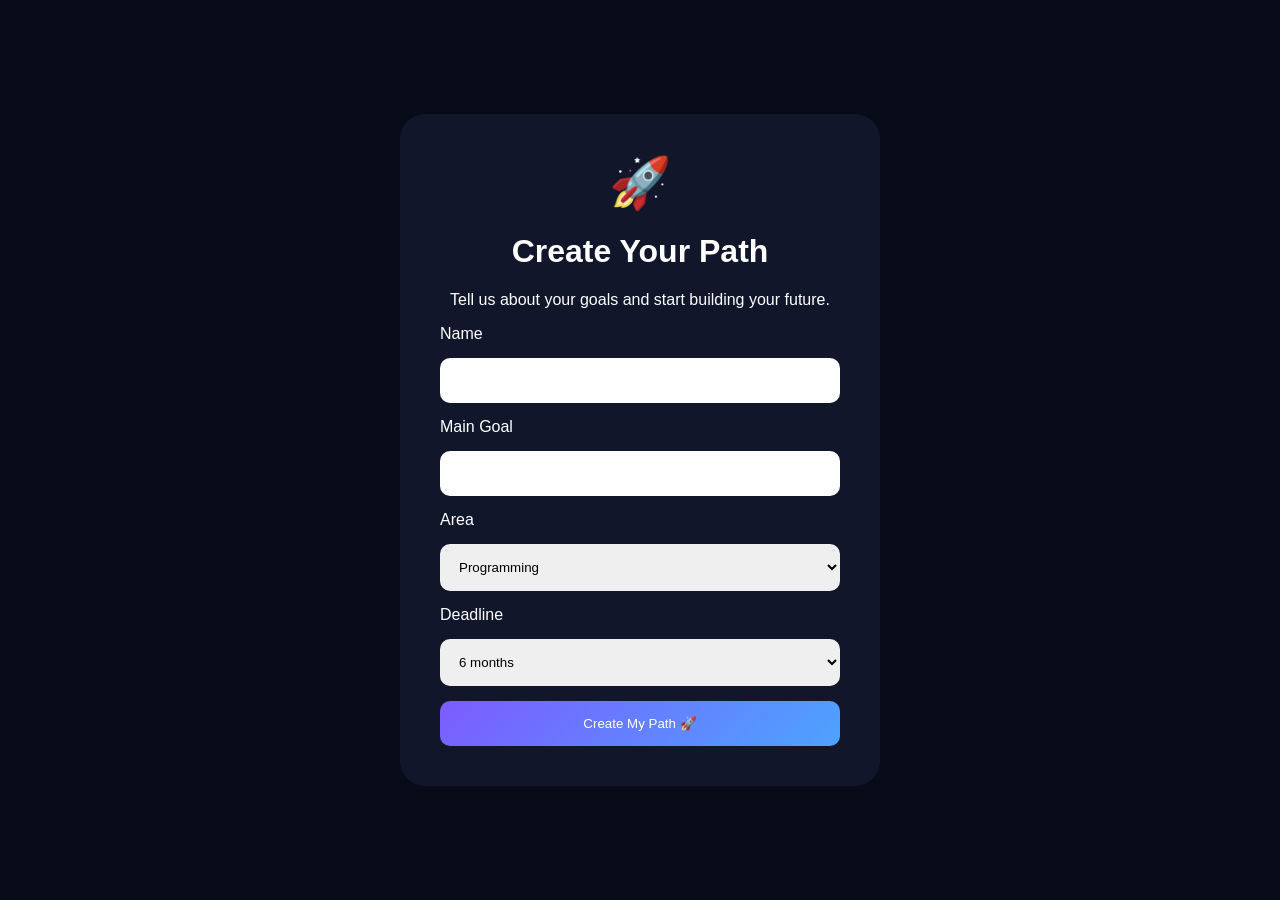
<file: pages/my-path.html>
<!DOCTYPE html>
<html lang="en">

<head>
    <meta charset="UTF-8">
    <meta name="viewport" content="width=device-width, initial-scale=1.0">

    <title>StudyPath | My Path</title>

    <link rel="stylesheet" href="../assets/styles/my-path.css">

</head>

<body>

<div class="app">

    <!-- SIDEBAR -->
    <aside class="sidebar">

        <div class="brand">
            <div class="brand-logo">🚀</div>

            <div class="brand-text">
                <strong>Study<span>Path</span></strong>
                <small>Build your future</small>
            </div>
        </div>

        <div class="menu-label">
            MAIN MENU
        </div>

        <nav>

            <a href="dashboard.html">
                <span class="nav-icon">⌂</span>
                <span>Dashboard</span>
            </a>

            <a href="#">
                <span class="nav-icon">◎</span>
                <span>My Goals</span>
            </a>

            <a href="study.html">
                <span class="nav-icon">▣</span>
                <span>Study</span>
            </a>

            <a href="planner.html">
                <span class="nav-icon">▦</span>
                <span>Planner</span>
            </a>

            <a href="my-path.html" class="active">
                <span class="nav-icon">◈</span>
                <span>My Path</span>
            </a>

            <a href="#">
                <span class="nav-icon">◒</span>
                <span>Progress</span>
            </a>

        </nav>

        <div class="sidebar-footer">

            <div class="journey-mini">

                <div class="mini-status">
                    <span></span>
                    JOURNEY ACTIVE
                </div>

                <p>
                    Keep moving forward.
                </p>

            </div>

            <button id="logoutButton">
                <span>↪</span>
                Log out
            </button>

        </div>

    </aside>


    <!-- MAIN -->
    <main class="main">

        <!-- TOPBAR -->
        <header class="topbar">

            <div class="page-heading">

                <div class="eyebrow">
                    <span class="eyebrow-dot"></span>
                    YOUR PERSONAL JOURNEY
                </div>

                <h1>
                    My <span>Path</span>
                </h1>

                <p>
                    Build your future, one step at a time.
                </p>

            </div>


            <div class="profile-mini">

                <div class="profile-info">

                    <strong id="userName">
                        Student
                    </strong>

                    <small>
                        Future Builder 🚀
                    </small>

                </div>

                <div class="avatar" id="avatar">
                    SP
                </div>

            </div>

        </header>


        <!-- JOURNEY STATUS -->
        <section class="journey-status">

            <div class="status-left">

                <div class="status-icon">
                    ✦
                </div>

                <div>

                    <span>
                        JOURNEY STATUS
                    </span>

                    <strong>
                        You're building something great.
                    </strong>

                </div>

            </div>

            <div class="status-badge">
                <span></span>
                IN PROGRESS
            </div>

        </section>


        <!-- HERO -->
        <section class="hero">

            <div class="hero-content">

                <div class="hero-tag">
                    YOUR FUTURE JOURNEY
                </div>

                <h2>
                    Your future isn't a destination.
                    <span>It's a path.</span>
                </h2>

                <p>
                    Every task you complete, every skill you learn
                    and every project you create takes you one
                    step closer to where you want to be.
                </p>

                <div class="hero-points">

                    <div>
                        <span>✦</span>
                        Learn
                    </div>

                    <div>
                        <span>✦</span>
                        Practice
                    </div>

                    <div>
                        <span>✦</span>
                        Create
                    </div>

                </div>

            </div>

            <div class="hero-visual">

                <div class="orbit orbit-one"></div>
                <div class="orbit orbit-two"></div>

                <div class="planet">
                    🚀
                </div>

                <div class="floating-star star-one">✦</div>
                <div class="floating-star star-two">✧</div>
                <div class="floating-star star-three">✦</div>

            </div>

        </section>


        <!-- GOAL + PROGRESS -->
        <section class="overview-grid">

            <!-- GOAL -->
            <div class="goal-card">

                <div class="card-label">
                    <span>🎯</span>
                    MY MAIN GOAL
                </div>

                <h2 id="goalText">
                    Loading...
                </h2>

                <p>
                    This is the destination you're
                    building towards.
                </p>

                <div class="goal-line"></div>

                <span class="goal-footer">
                    Keep your goal in sight.
                </span>

            </div>


            <!-- PROGRESS -->
            <div class="progress-card">

                <div class="progress-header">

                    <div>

                        <div class="card-label">
                            <span>◔</span>
                            PATH PROGRESS
                        </div>

                        <h2>
                            Keep moving forward.
                        </h2>

                    </div>

                    <div
                        id="progressNumber"
                        class="progress-number"
                    >
                        0%
                    </div>

                </div>


                <div class="progress-track">

                    <div
                        id="progressFill"
                        class="progress-fill"
                    ></div>

                </div>


                <div class="progress-bottom">

                    <p id="progressMessage">
                        Your journey starts here.
                    </p>

                    <span>
                        🚀 Keep going
                    </span>

                </div>

            </div>

        </section>


        <!-- PATH HEADER -->
        <section class="path-header">

            <div>

                <div class="eyebrow">
                    <span class="eyebrow-dot"></span>
                    YOUR ROADMAP
                </div>

                <h2>
                    The Path to Your Future
                </h2>

                <p>
                    Follow each stage and turn your goals
                    into real progress.
                </p>

            </div>

            <div class="path-counter">
                <strong>05</strong>
                <span>STAGES</span>
            </div>

        </section>


        <!-- PATH -->
        <section
            id="path"
            class="path"
        ></section>


        <!-- FINAL MESSAGE -->
        <section class="final-card">

            <div class="final-icon">
                ✦
            </div>

            <div>

                <span>
                    REMEMBER
                </span>

                <h3>
                    Big futures are built through small steps.
                </h3>

                <p>
                    You don't need to have everything figured out.
                    You just need to keep moving.
                </p>

            </div>

        </section>

    </main>

</div>


<!-- MODAL -->
<div
    id="stepModal"
    class="modal-overlay"
>

    <div class="step-modal">

        <button
            id="closeModal"
            class="close-modal"
        >
            ×
        </button>


        <div class="modal-top">

            <div
                id="modalIcon"
                class="modal-icon"
            >
                📚
            </div>

            <div>

                <small id="modalStep">
                    STEP 01
                </small>

                <h2 id="modalTitle">
                    Learn
                </h2>

            </div>

        </div>


        <p
            id="modalDescription"
            class="modal-description"
        >
            Description
        </p>


        <div class="modal-progress">

            <div class="modal-progress-top">

                <span>
                    STEP PROGRESS
                </span>

                <strong id="modalPercent">
                    0%
                </strong>

            </div>

            <div class="modal-bar">

                <div
                    id="modalFill"
                    class="modal-fill"
                ></div>

            </div>

        </div>


        <div
            id="modalTasks"
            class="modal-tasks"
        ></div>


        <button
            id="modalAction"
            class="modal-action"
        >
            Continue
        </button>

    </div>

</div>


<script src="../assets/scripts/my-path.js"></script>

</body>
</html>
</file>
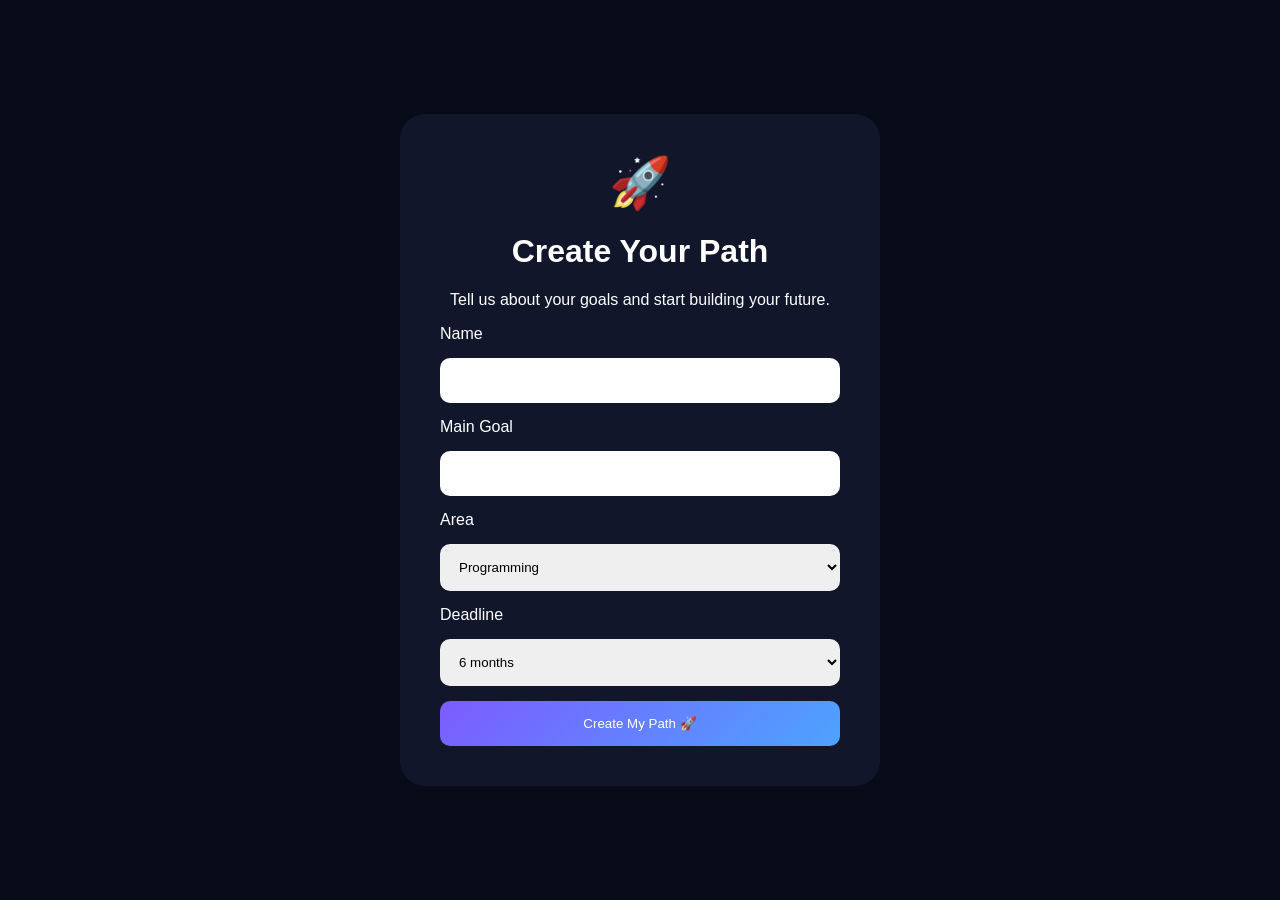
<file: pages/planner.html>
<!DOCTYPE html>
<html lang="en">

<head>
    <meta charset="UTF-8">
    <meta name="viewport" content="width=device-width, initial-scale=1.0">

    <title>Planner | Study Path</title>

    <link rel="stylesheet" href="../assets/styles/planner.css">
    <link rel="stylesheet" href="../assets/styles/my-path.css">
</head>

<body>

<div class="app">

    <!-- SIDEBAR -->

    <aside class="sidebar">

        <div class="brand">
            🚀 <span>Study<span>Path</span></span>
        </div>

        <nav>

            <a href="dashboard.html">
                🏠
                <span>Dashboard</span>
            </a>

            <a href="#">
                🎯
                <span>My Goals</span>
            </a>

            <a href="study.html">
                📚
                <span>Study</span>
            </a>

            <a href="planner.html" class="active">
                📅
                <span>Planner</span>
            </a>

            <a href="my-path.html">
                🗺️
                <span>My Path</span>
            </a>

            <a href="#">
                📊
                <span>Progress</span>
            </a>

        </nav>

        <div class="sidebar-bottom">

            <button id="logoutButton">
                🚪 Log out
            </button>

        </div>

    </aside>


    <!-- MAIN -->

    <main class="main">

        <!-- TOP -->

        <header class="topbar">

            <div>

                <small>STUDY PATH</small>

                <h1>My Planner 📅</h1>

            </div>

            <div class="profile-mini">

                <div class="avatar" id="avatar">
                    SP
                </div>

                <div>

                    <strong id="userName">
                        Student
                    </strong>

                    <small>
                        Future Builder 🚀
                    </small>

                </div>

            </div>

        </header>


        <!-- INTRO -->

        <section class="planner-header">

            <div>

                <span>PLAN YOUR FUTURE</span>

                <h2>
                    Turn your goals into
                    <strong>daily actions.</strong>
                </h2>

                <p>
                    Organize your study sessions,
                    manage priorities and keep moving forward.
                </p>

            </div>

            <div class="calendar-icon">
                📅
            </div>

        </section>


        <!-- STATS -->

        <section class="stats">

            <div class="stat-card">

                <div class="stat-icon">
                    📅
                </div>

                <div>

                    <small>Total Plans</small>

                    <strong id="totalPlans">
                        0
                    </strong>

                </div>

            </div>


            <div class="stat-card">

                <div class="stat-icon">
                    ⏳
                </div>

                <div>

                    <small>Pending</small>

                    <strong id="pendingPlans">
                        0
                    </strong>

                </div>

            </div>


            <div class="stat-card">

                <div class="stat-icon">
                    ✅
                </div>

                <div>

                    <small>Completed</small>

                    <strong id="completedPlans">
                        0
                    </strong>

                </div>

            </div>


            <div class="stat-card">

                <div class="stat-icon">
                    🔥
                </div>

                <div>

                    <small>High Priority</small>

                    <strong id="highPlans">
                        0
                    </strong>

                </div>

            </div>

        </section>


        <!-- ADD PLAN -->

        <section class="add-section">

            <div>

                <small>NEW PLAN</small>

                <h2>
                    Schedule a study session
                </h2>

            </div>


            <form id="plannerForm">

                <div class="input-group">

                    <label>
                        Task
                    </label>

                    <select id="taskSelect" required>

                        <option value="">
                            Select a task
                        </option>

                    </select>

                </div>


                <div class="input-group">

                    <label>
                        Date
                    </label>

                    <input
                        type="date"
                        id="dateInput"
                        required
                    >

                </div>


                <div class="input-group">

                    <label>
                        Time
                    </label>

                    <input
                        type="time"
                        id="timeInput"
                    >

                </div>


                <div class="input-group">

                    <label>
                        Priority
                    </label>

                    <select id="priorityInput">

                        <option value="low">
                            🟢 Low
                        </option>

                        <option value="medium" selected>
                            🟡 Medium
                        </option>

                        <option value="high">
                            🔴 High
                        </option>

                    </select>

                </div>


                <button type="submit">
                    + Add to Planner
                </button>

            </form>

        </section>


        <!-- PLANNER -->

        <section class="planner-section">

            <div class="section-title">

                <div>

                    <small>YOUR SCHEDULE</small>

                    <h2>
                        Upcoming
                    </h2>

                </div>

                <div class="filter-buttons">

                    <button
                        class="filter active"
                        data-filter="all"
                    >
                        All
                    </button>

                    <button
                        class="filter"
                        data-filter="pending"
                    >
                        Pending
                    </button>

                    <button
                        class="filter"
                        data-filter="completed"
                    >
                        Done
                    </button>

                </div>

            </div>


            <div
                id="plansContainer"
                class="plans-container"
            >

                <!-- Plans created by JS -->

            </div>

        </section>

    </main>

</div>


<script src="../assets/scripts/planner.js"></script>

</body>

</html>
</file>
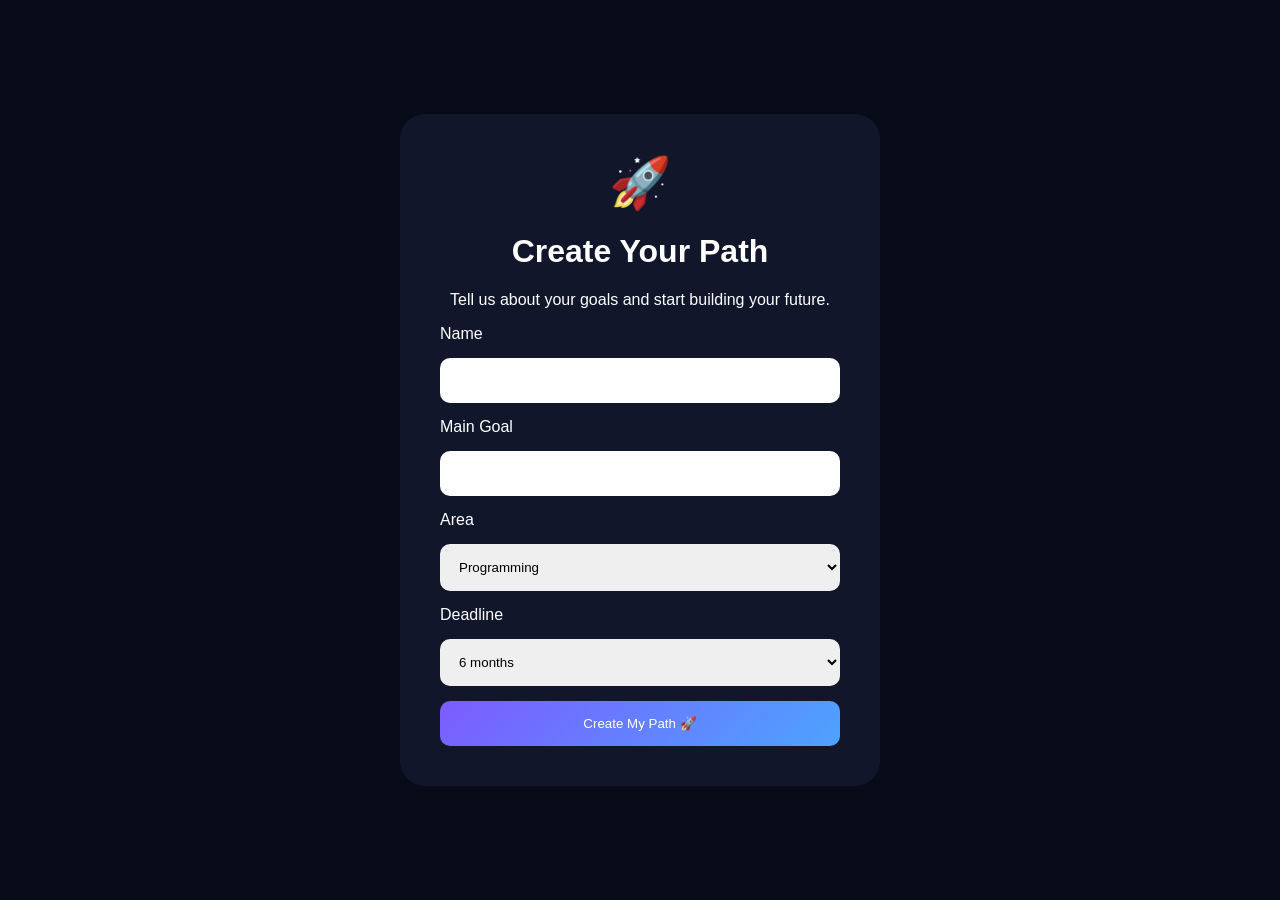
<file: pages/profile.html>
<!DOCTYPE html>
<html lang="en">
<head>
    <meta charset="UTF-8">
    <meta name="viewport" content="width=device-width, initial-scale=1.0">
    <title>Create Your Path</title>

    <link rel="stylesheet" href="../assets/styles/profile.css">
</head>
<body>

    <div class="container">

        <div class="card">

            <div class="icon">🚀</div>

            <h1>Create Your Path</h1>

            <p>
                Tell us about your goals and start building your future.
            </p>

            <form id="profileForm">

                <label>Name</label>
                <input type="text" id="name" required>

                <label>Main Goal</label>
                <input type="text" id="goal" required>

                <label>Area</label>
                <select id="area">
                    <option>Programming</option>
                    <option>Engineering</option>
                    <option>Medicine</option>
                    <option>Design</option>
                    <option>Business</option>
                </select>

                <label>Deadline</label>
                <select id="deadline">
                    <option>6 months</option>
                    <option>1 year</option>
                    <option>2 years</option>
                    <option>5 years</option>
                </select>

                <button type="submit">
                    Create My Path 🚀
                </button>

            </form>

        </div>

    </div>

    <script src="../assets/scripts/profile.js"></script>

</body>
</html>
</file>
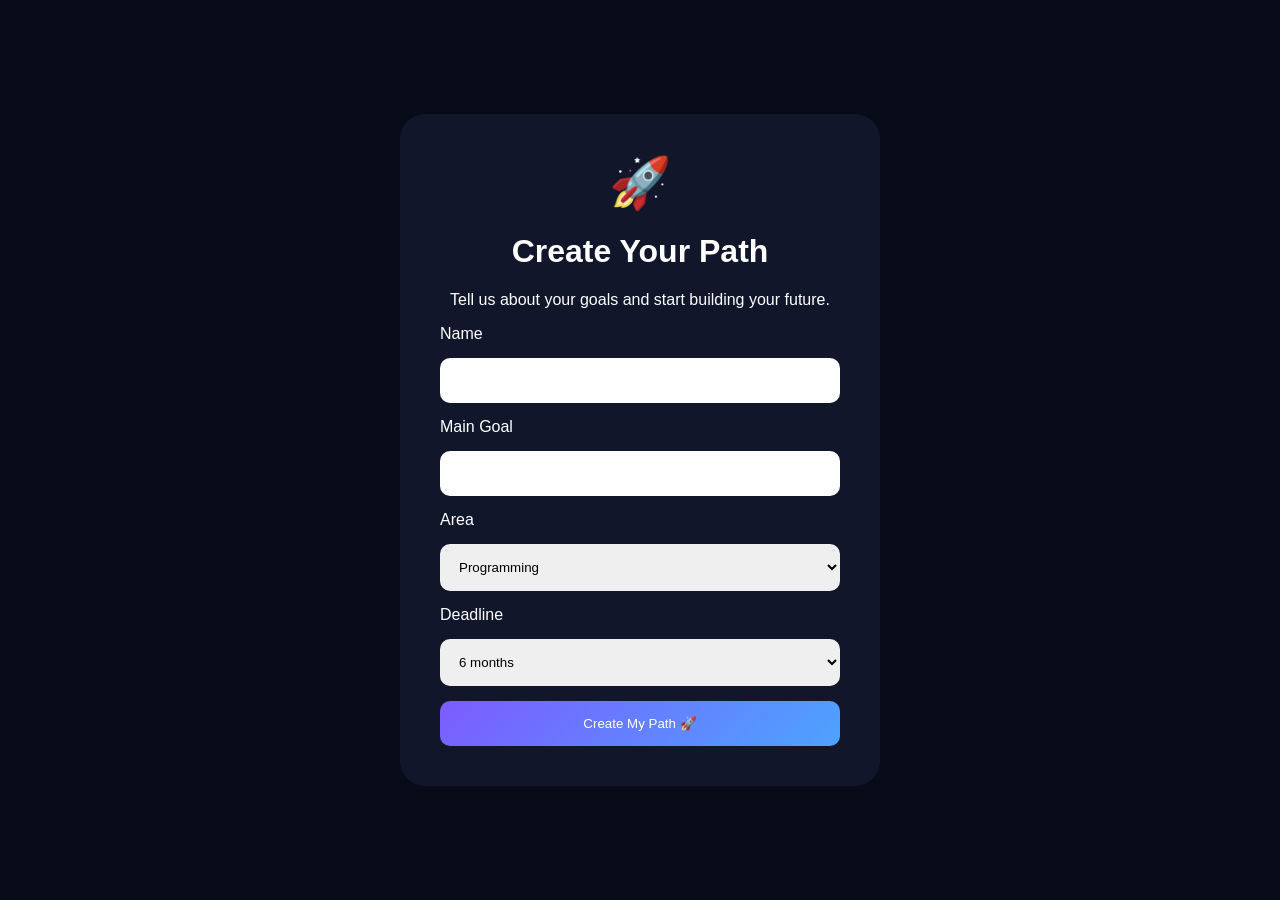
<file: pages/study.html>
<!DOCTYPE html>
<html lang="en">

<head>
    <meta charset="UTF-8">
    <meta name="viewport" content="width=device-width, initial-scale=1.0">

    <title>My Studies | Study Path</title>

    <link rel="stylesheet" href="../assets/styles/study.css">
    <link rel="stylesheet" href="../assets/styles/my-path.css">
</head>

<body>

    <div class="app">

        <!-- SIDEBAR -->

        <aside class="sidebar">

            <div class="brand">
                🚀 <span>Study<span>Path</span></span>
            </div>

            <nav>

                <a href="dashboard.html">
                    🏠
                    <span>Dashboard</span>
                </a>

                <a href="#">
                    🎯
                    <span>My Goals</span>
                </a>

                <a href="study.html" class="active">
                    📚
                    <span>Study</span>
                </a>

                <a href="#">
                    📅
                    <span>Planner</span>
                </a>

                <a href="my-path.html">
                    🗺️
                    <span>My Path</span>
                </a>

                <a href="#">
                    📊
                    <span>Progress</span>
                </a>

            </nav>

            <div class="sidebar-bottom">

                <button id="logoutButton">
                    🚪 Log out
                </button>

            </div>

        </aside>


        <!-- MAIN -->

        <main class="main">

            <header class="topbar">

                <div>

                    <small>STUDY PATH</small>

                    <h1>My Studies 📚</h1>

                </div>

                <div class="profile-mini">

                    <div class="avatar" id="avatar">
                        SP
                    </div>

                    <div>

                        <strong id="userName">
                            Student
                        </strong>

                        <small>
                            Future Builder 🚀
                        </small>

                    </div>

                </div>

            </header>


            <!-- STUDY HEADER -->

            <section class="study-header">

                <div>

                    <span>KEEP LEARNING</span>

                    <h2>
                        Build your knowledge,
                        <strong>one subject at a time.</strong>
                    </h2>

                    <p>
                        Add your subjects and create tasks
                        to organize your studies.
                    </p>

                </div>

                <div class="book">
                    📚
                </div>

            </section>


            <!-- STATS -->

            <section class="stats">

                <div class="stat-card">

                    <div class="stat-icon">
                        📚
                    </div>

                    <div>

                        <small>Subjects</small>

                        <strong id="subjectCount">
                            0
                        </strong>

                    </div>

                </div>


                <div class="stat-card">

                    <div class="stat-icon">
                        📝
                    </div>

                    <div>

                        <small>Total Tasks</small>

                        <strong id="taskCount">
                            0
                        </strong>

                    </div>

                </div>


                <div class="stat-card">

                    <div class="stat-icon">
                        ✅
                    </div>

                    <div>

                        <small>Completed</small>

                        <strong id="completedCount">
                            0
                        </strong>

                    </div>

                </div>


                <div class="stat-card">

                    <div class="stat-icon">
                        🎯
                    </div>

                    <div>

                        <small>Progress</small>

                        <strong id="overallProgress">
                            0%
                        </strong>

                    </div>

                </div>

            </section>


            <!-- ADD SUBJECT -->

            <section class="add-section">

                <div>

                    <small>NEW SUBJECT</small>

                    <h2>
                        Add a subject
                    </h2>

                </div>

                <form id="subjectForm">

                    <input
                        type="text"
                        id="subjectInput"
                        placeholder="Ex: Mathematics"
                        required
                    >

                    <button type="submit">
                        + Add Subject
                    </button>

                </form>

            </section>


            <!-- SUBJECTS -->

            <section class="subjects-section">

                <div class="section-title">

                    <div>

                        <small>YOUR SUBJECTS</small>

                        <h2>
                            Study List
                        </h2>

                    </div>

                </div>


                <div
                    id="subjectsContainer"
                    class="subjects-container"
                >

                    <!-- Subjects created by JS -->

                </div>

            </section>

        </main>

    </div>


    <!-- TASK MODAL -->

    <div
        class="modal-overlay"
        id="taskModal"
    >

        <div class="modal">

            <button
                class="close-modal"
                id="closeModal"
            >
                ×
            </button>

            <div class="modal-icon">
                📝
            </div>

            <h2>
                Add a Task
            </h2>

            <p id="modalSubjectName">
                Subject
            </p>

            <form id="taskForm">

                <input
                    type="text"
                    id="taskInput"
                    placeholder="Ex: Study chapter 3"
                    required
                >

                <button type="submit">
                    Add Task
                </button>

            </form>

        </div>

    </div>


    <script src="../assets/scripts/study.js"></script>

</body>

</html>
</file>
<file: assets/styles/landing.css>
* {
    margin: 0;
    padding: 0;
    box-sizing: border-box;
}

:root {
    --bg: #080b18;
    --bg-light: #10152a;
    --card: rgba(20, 25, 48, 0.72);
    --border: rgba(255, 255, 255, 0.09);

    --text: #f5f7ff;
    --muted: #9ca4c1;

    --primary: #7c5cff;
    --secondary: #4da3ff;
    --cyan: #48d9ff;

    --radius: 20px;
}

html {
    scroll-behavior: smooth;
}

body {
    font-family: "Inter", sans-serif;
    background: var(--bg);
    color: var(--text);
    overflow-x: hidden;
}


/* =========================
   BACKGROUND
========================= */

.background {
    position: fixed;
    inset: 0;
    overflow: hidden;
    pointer-events: none;
    z-index: -1;
}

.orb {
    position: absolute;
    border-radius: 50%;
    filter: blur(100px);
    opacity: 0.22;
}

.orb-1 {
    width: 400px;
    height: 400px;
    background: var(--primary);
    top: -150px;
    left: -100px;
}

.orb-2 {
    width: 350px;
    height: 350px;
    background: var(--secondary);
    right: -100px;
    top: 25%;
}

.orb-3 {
    width: 300px;
    height: 300px;
    background: #a855f7;
    bottom: -150px;
    left: 40%;
}


/* =========================
   HEADER
========================= */

.header {
    width: 100%;
    max-width: 1250px;
    margin: auto;

    padding: 25px 30px;

    display: flex;
    align-items: center;
    justify-content: space-between;
}

.logo {
    display: flex;
    align-items: center;
    gap: 10px;

    color: var(--text);
    text-decoration: none;

    font-size: 20px;
    font-weight: 800;
}

.logo-icon {
    font-size: 25px;
}

.highlight,
.logo span span,
.footer-logo span {
    color: var(--secondary);
}

.nav {
    display: flex;
    gap: 35px;
}

.nav a {
    color: var(--muted);
    text-decoration: none;
    font-size: 14px;
    transition: 0.3s;
}

.nav a:hover {
    color: white;
}

.header-button {
    background: transparent;
    border: 1px solid var(--border);
    color: white;

    padding: 11px 18px;
    border-radius: 10px;

    cursor: pointer;
    transition: 0.3s;
}

.header-button:hover {
    background: rgba(255, 255, 255, 0.06);
    transform: translateY(-2px);
}


/* =========================
   HERO
========================= */

.hero {
    max-width: 1250px;
    min-height: 700px;

    margin: auto;
    padding: 90px 30px;

    display: grid;
    grid-template-columns: 1fr 1fr;
    align-items: center;
    gap: 70px;
}

.hero-content {
    animation: fadeUp 0.8s ease;
}

.badge {
    display: inline-block;

    padding: 9px 15px;

    background: rgba(124, 92, 255, 0.1);
    border: 1px solid rgba(124, 92, 255, 0.25);

    border-radius: 30px;

    color: #bcb0ff;
    font-size: 12px;
    font-weight: 600;

    margin-bottom: 25px;
}

h1 {
    font-size: clamp(45px, 5vw, 72px);
    line-height: 1.05;
    letter-spacing: -3px;
}

h1 span {
    display: block;

    background: linear-gradient(
        90deg,
        #8b6cff,
        #55b9ff
    );

    -webkit-background-clip: text;
    background-clip: text;
    color: transparent;
}

.hero-text {
    color: var(--muted);

    font-size: 17px;
    line-height: 1.7;

    max-width: 550px;

    margin-top: 25px;
}

.hero-buttons {
    display: flex;
    gap: 14px;
    margin-top: 35px;
}

.primary-button,
.secondary-button {
    padding: 14px 21px;

    border-radius: 11px;

    font-family: inherit;
    font-size: 14px;
    font-weight: 600;

    cursor: pointer;
    transition: 0.3s;
}

.primary-button {
    border: none;

    color: white;

    background: linear-gradient(
        135deg,
        var(--primary),
        var(--secondary)
    );

    box-shadow:
        0 10px 30px rgba(83, 91, 255, 0.25);
}

.primary-button:hover {
    transform: translateY(-3px);
    box-shadow:
        0 15px 35px rgba(83, 91, 255, 0.4);
}

.primary-button span {
    margin-left: 8px;
}

.secondary-button {
    background: rgba(255, 255, 255, 0.03);
    color: white;

    border: 1px solid var(--border);
}

.secondary-button:hover {
    background: rgba(255, 255, 255, 0.08);
    transform: translateY(-3px);
}


/* =========================
   STATS
========================= */

.stats {
    display: flex;
    gap: 25px;

    margin-top: 45px;
}

.stat {
    display: flex;
    align-items: center;
    gap: 8px;

    color: var(--muted);
    font-size: 12px;
}

.stat strong {
    font-size: 18px;
}


/* =========================
   DASHBOARD PREVIEW
========================= */

.dashboard-preview {
    background: rgba(13, 17, 35, 0.8);

    border: 1px solid var(--border);

    border-radius: 22px;

    box-shadow:
        0 30px 80px rgba(0, 0, 0, 0.4);

    overflow: hidden;

    transform: perspective(1000px) rotateY(-5deg);

    animation: floating 5s ease-in-out infinite;
}

.window-top {
    height: 45px;

    display: flex;
    align-items: center;
    justify-content: center;

    position: relative;

    border-bottom: 1px solid var(--border);
}

.window-dots {
    position: absolute;
    left: 15px;

    display: flex;
    gap: 6px;
}

.window-dots span {
    width: 7px;
    height: 7px;

    border-radius: 50%;

    background: #51566e;
}

.preview-title {
    font-size: 11px;
    color: var(--muted);
}

.preview-body {
    padding: 25px;
}

.welcome {
    display: flex;
    justify-content: space-between;
    align-items: center;

    margin-bottom: 20px;
}

.welcome small,
.progress-card small,
.path-card small {
    color: var(--muted);
    font-size: 10px;
}

.welcome h3 {
    margin-top: 5px;
    font-size: 16px;
}

.avatar {
    width: 35px;
    height: 35px;

    border-radius: 50%;

    display: flex;
    align-items: center;
    justify-content: center;

    font-size: 10px;
    font-weight: 700;

    background: linear-gradient(
        135deg,
        var(--primary),
        var(--secondary)
    );
}

.progress-card {
    padding: 18px;

    border: 1px solid var(--border);
    border-radius: 14px;

    background: rgba(255, 255, 255, 0.025);
}

.progress-header {
    display: flex;
    justify-content: space-between;
    align-items: center;
}

.progress-header h4 {
    margin-top: 5px;
    font-size: 13px;
}

.progress-header strong {
    color: #7cdbff;
    font-size: 16px;
}

.progress-bar {
    height: 7px;

    margin-top: 16px;

    background: #242940;

    border-radius: 20px;

    overflow: hidden;
}

.progress-fill {
    height: 100%;
    width: 72%;

    border-radius: inherit;

    background: linear-gradient(
        90deg,
        var(--primary),
        var(--cyan)
    );
}

.progress-label {
    display: block;
    margin-top: 10px;
}

.mini-cards {
    display: grid;
    grid-template-columns: 1fr 1fr;

    gap: 12px;

    margin-top: 12px;
}

.mini-card {
    display: flex;
    align-items: center;
    gap: 10px;

    padding: 15px;

    border: 1px solid var(--border);
    border-radius: 14px;

    background: rgba(255, 255, 255, 0.025);
}

.mini-card > span {
    font-size: 20px;
}

.mini-card strong,
.mini-card small {
    display: block;
}

.mini-card strong {
    font-size: 13px;
}

.mini-card small {
    margin-top: 3px;
    color: var(--muted);
    font-size: 9px;
}

.path-card {
    padding: 18px;

    margin-top: 12px;

    border: 1px solid var(--border);
    border-radius: 14px;

    background: rgba(255, 255, 255, 0.025);
}

.path-title {
    display: flex;
    align-items: center;
    gap: 10px;
}

.path-title > span {
    font-size: 18px;
}

.path-title strong,
.path-title small {
    display: block;
}

.path-title strong {
    font-size: 12px;
}

.path-title small {
    margin-top: 3px;
}

.path-line {
    display: flex;
    align-items: center;

    margin-top: 20px;
}

.path-step {
    text-align: center;
}

.path-step span {
    display: flex;

    align-items: center;
    justify-content: center;

    width: 25px;
    height: 25px;

    border-radius: 50%;

    background: #242940;

    font-size: 10px;
    color: var(--muted);
}

.path-step.completed span {
    background: var(--primary);
    color: white;
}

.path-step small {
    display: block;
    margin-top: 5px;
    font-size: 8px;
}

.line {
    height: 2px;
    flex: 1;

    margin: 0 5px;

    background: #292e47;
}

.completed-line {
    background: var(--primary);
}


/* =========================
   FEATURES
========================= */

.features {
    max-width: 1100px;

    margin: auto;
    padding: 110px 30px;
}

.section-title {
    max-width: 650px;
    margin: auto;

    text-align: center;
}

.section-title > span,
.about-label,
.cta-content > span {
    color: #8d7bff;

    font-size: 11px;
    font-weight: 700;

    letter-spacing: 2px;
}

.section-title h2 {
    margin-top: 15px;

    font-size: 40px;
    line-height: 1.15;
}

.section-title h2 span {
    color: #789dff;
}

.section-title p {
    color: var(--muted);

    line-height: 1.7;

    margin-top: 15px;
}

.feature-grid {
    display: grid;
    grid-template-columns: repeat(4, 1fr);

    gap: 15px;

    margin-top: 55px;
}

.feature-card {
    padding: 25px;

    background: var(--card);

    border: 1px solid var(--border);

    border-radius: var(--radius);

    transition: 0.3s;
}

.feature-card:hover {
    transform: translateY(-7px);

    border-color: rgba(124, 92, 255, 0.35);

    background: rgba(30, 35, 65, 0.8);
}

.feature-icon {
    font-size: 25px;

    width: 48px;
    height: 48px;

    display: flex;
    align-items: center;
    justify-content: center;

    background: rgba(124, 92, 255, 0.1);

    border-radius: 12px;

    margin-bottom: 20px;
}

.feature-card h3 {
    font-size: 15px;
}

.feature-card p {
    color: var(--muted);

    font-size: 12px;
    line-height: 1.7;

    margin-top: 10px;
}


/* =========================
   ABOUT
========================= */

.about {
    max-width: 1050px;

    margin: auto;

    padding: 50px 30px 120px;
}

.about-card {
    display: grid;
    grid-template-columns: 100px 1fr;

    gap: 30px;

    padding: 45px;

    border: 1px solid var(--border);

    border-radius: 25px;

    background:
        linear-gradient(
            135deg,
            rgba(124, 92, 255, 0.1),
            rgba(77, 163, 255, 0.04)
        );
}

.about-icon {
    width: 75px;
    height: 75px;

    display: flex;
    align-items: center;
    justify-content: center;

    border-radius: 20px;

    font-size: 32px;

    background: rgba(124, 92, 255, 0.12);
}

.about-card h2 {
    margin-top: 10px;

    font-size: 35px;
}

.about-card h2 span {
    color: #789dff;
}

.about-card p {
    max-width: 600px;

    color: var(--muted);

    line-height: 1.7;

    margin-top: 15px;
}


/* =========================
   CTA
========================= */

.cta {
    padding: 100px 30px;

    text-align: center;
}

.cta-content {
    max-width: 700px;
    margin: auto;
}

.cta h2 {
    font-size: 50px;
    line-height: 1.1;

    margin-top: 15px;
}

.cta h2 span {
    display: block;

    color: #789dff;
}

.cta p {
    color: var(--muted);

    margin-top: 15px;
}

.cta .primary-button {
    margin-top: 30px;
}


/* =========================
   FOOTER
========================= */

footer {
    max-width: 1100px;

    margin: auto;

    padding: 30px;

    border-top: 1px solid var(--border);

    text-align: center;

    color: var(--muted);
}

.footer-logo {
    font-size: 18px;
    font-weight: 800;
}

footer p {
    font-size: 12px;
    margin-top: 8px;
}

.copyright {
    display: block;

    font-size: 10px;

    margin-top: 25px;
}


/* =========================
   MODAL
========================= */

.modal-overlay {
    position: fixed;
    inset: 0;

    display: none;
    align-items: center;
    justify-content: center;

    padding: 20px;

    background: rgba(0, 0, 0, 0.65);

    backdrop-filter: blur(8px);

    z-index: 100;
}

.modal-overlay.active {
    display: flex;
}

.modal {
    position: relative;

    max-width: 420px;
    width: 100%;

    padding: 40px;

    text-align: center;

    border: 1px solid var(--border);

    border-radius: 25px;

    background: #11162b;

    box-shadow: 0 30px 80px rgba(0, 0, 0, 0.5);

    animation: modalIn 0.3s ease;
}

.close-modal {
    position: absolute;

    top: 15px;
    right: 18px;

    border: none;

    background: transparent;

    color: var(--muted);

    font-size: 25px;

    cursor: pointer;
}

.modal-icon {
    font-size: 45px;
    margin-bottom: 15px;
}

.modal h2 {
    font-size: 25px;
}

.modal p {
    color: var(--muted);

    font-size: 13px;
    line-height: 1.6;

    margin-top: 10px;
}

.modal-button {
    margin-top: 25px;
}


/* =========================
   ANIMATIONS
========================= */

@keyframes fadeUp {

    from {
        opacity: 0;
        transform: translateY(25px);
    }

    to {
        opacity: 1;
        transform: translateY(0);
    }

}

@keyframes floating {

    0%,
    100% {
        transform: perspective(1000px) rotateY(-5deg) translateY(0);
    }

    50% {
        transform: perspective(1000px) rotateY(-5deg) translateY(-10px);
    }

}

@keyframes modalIn {

    from {
        opacity: 0;
        transform: scale(0.9);
    }

    to {
        opacity: 1;
        transform: scale(1);
    }

}


/* =========================
   RESPONSIVE
========================= */

@media (max-width: 900px) {

    .hero {
        grid-template-columns: 1fr;

        padding-top: 60px;
    }

    .hero-content {
        text-align: center;
    }

    .hero-text {
        margin-left: auto;
        margin-right: auto;
    }

    .hero-buttons,
    .stats {
        justify-content: center;
    }

    .dashboard-preview {
        max-width: 650px;
        width: 100%;

        margin: auto;
    }

    .feature-grid {
        grid-template-columns: repeat(2, 1fr);
    }

}


@media (max-width: 600px) {

    .header {
        padding: 20px;
    }

    .nav {
        display: none;
    }

    .header-button {
        padding: 9px 12px;
        font-size: 11px;
    }

    .hero {
        padding: 50px 20px;
    }

    h1 {
        font-size: 45px;
        letter-spacing: -2px;
    }

    .hero-buttons {
        flex-direction: column;
    }

    .stats {
        flex-direction: column;
        align-items: center;
    }

    .feature-grid {
        grid-template-columns: 1fr;
    }

    .about-card {
        grid-template-columns: 1fr;
        padding: 30px;
    }

    .cta h2 {
        font-size: 38px;
    }

    .mini-cards {
        grid-template-columns: 1fr;
    }

}
</file>
<file: dashboard.css>
* {
    margin: 0;
    padding: 0;
    box-sizing: border-box;
}

:root {

    --bg: #080b18;
    --sidebar: #0c1020;
    --card: #11162b;

    --border: rgba(255,255,255,0.08);

    --text: #f5f7ff;
    --muted: #8e96b3;

    --purple: #7c5cff;
    --blue: #4da3ff;
    --cyan: #48d9ff;

}

body {

    font-family: Arial, sans-serif;

    background: var(--bg);

    color: var(--text);

}

.app {

    display: flex;

    min-height: 100vh;

}


/* SIDEBAR */

.sidebar {

    width: 240px;

    background: var(--sidebar);

    border-right: 1px solid var(--border);

    padding: 25px 15px;

    display: flex;

    flex-direction: column;

}

.brand {

    font-size: 20px;

    font-weight: bold;

    padding: 0 15px;

    margin-bottom: 45px;

}

.brand span span {

    color: var(--blue);

}

nav {

    display: flex;

    flex-direction: column;

    gap: 7px;

}

nav a {

    display: flex;

    align-items: center;

    gap: 13px;

    padding: 13px 15px;

    border-radius: 10px;

    color: var(--muted);

    text-decoration: none;

    font-size: 13px;

    transition: .3s;

}

nav a:hover {

    background: rgba(255,255,255,.04);

    color: white;

}

nav a.active {

    background: rgba(124,92,255,.13);

    color: white;

}

.sidebar-bottom {

    margin-top: auto;

}

#logoutButton {

    width: 100%;

    padding: 12px;

    border: 1px solid var(--border);

    border-radius: 10px;

    background: transparent;

    color: var(--muted);

    cursor: pointer;

}


/* MAIN */

.main {

    flex: 1;

    max-width: 1200px;

    padding: 35px 45px;

    margin: auto;

}


/* TOPBAR */

.topbar {

    display: flex;

    justify-content: space-between;

    align-items: center;

    margin-bottom: 30px;

}

.topbar small {

    color: var(--muted);

    font-size: 9px;

    letter-spacing: 2px;

}

.topbar h1 {

    font-size: 27px;

    margin-top: 5px;

}

.profile-mini {

    display: flex;

    align-items: center;

    gap: 10px;

}

.profile-mini small {

    display: block;

    margin-top: 3px;

    letter-spacing: 0;

}

.avatar {

    width: 40px;

    height: 40px;

    border-radius: 50%;

    display: flex;

    align-items: center;

    justify-content: center;

    background: linear-gradient(
        135deg,
        var(--purple),
        var(--blue)
    );

    font-size: 11px;

    font-weight: bold;

}


/* WELCOME */

.welcome-card {

    padding: 30px;

    border-radius: 20px;

    background:

        linear-gradient(
            135deg,
            rgba(124,92,255,.16),
            rgba(77,163,255,.06)
        );

    border: 1px solid var(--border);

    display: flex;

    justify-content: space-between;

    align-items: center;

}

.welcome-card span,
.section-header small,
.next-section small {

    color: #8c7cff;

    font-size: 9px;

    letter-spacing: 2px;

    font-weight: bold;

}

.welcome-card h2 {

    font-size: 26px;

    margin-top: 10px;

}

.welcome-card p {

    color: var(--muted);

    font-size: 13px;

    margin-top: 8px;

}

.rocket {

    font-size: 70px;

    animation: float 3s infinite ease-in-out;

}


/* GOAL */

.goal-section {

    margin-top: 25px;

    padding: 25px;

    background: var(--card);

    border: 1px solid var(--border);

    border-radius: 18px;

}

.section-header {

    display: flex;

    justify-content: space-between;

    align-items: center;

}

.section-header h2 {

    margin-top: 6px;

    font-size: 20px;

}

.goal-badge {

    padding: 8px 12px;

    border-radius: 20px;

    background: rgba(124,92,255,.1);

    color: #aaa0ff;

    font-size: 10px;

}

.goal-content {

    display: grid;

    grid-template-columns: 60px 1fr 200px;

    align-items: center;

    gap: 20px;

    margin-top: 25px;

}

.goal-icon {

    width: 55px;

    height: 55px;

    display: flex;

    align-items: center;

    justify-content: center;

    background: rgba(124,92,255,.1);

    border-radius: 15px;

    font-size: 25px;

}

.goal-info h3 {

    font-size: 15px;

}

.goal-info p {

    display: inline-block;

    color: var(--muted);

    font-size: 10px;

    margin-top: 8px;

    margin-right: 15px;

}

.goal-info strong {

    color: white;

}

.goal-progress {

    text-align: right;

}

.goal-progress strong {

    font-size: 20px;

}

.goal-progress small {

    color: var(--muted);

    font-size: 9px;

}

.progress-bar {

    height: 7px;

    background: #252a40;

    border-radius: 10px;

    margin: 8px 0;

    overflow: hidden;

}

.progress-fill {

    width: 0%;

    height: 100%;

    background: linear-gradient(
        90deg,
        var(--purple),
        var(--cyan)
    );

    transition: 1s;

}


/* STATS */

.stats-grid {

    display: grid;

    grid-template-columns: repeat(4,1fr);

    gap: 15px;

    margin-top: 20px;

}

.stat-card {

    display: flex;

    align-items: center;

    gap: 13px;

    padding: 18px;

    background: var(--card);

    border: 1px solid var(--border);

    border-radius: 15px;

}

.stat-icon {

    width: 42px;

    height: 42px;

    display: flex;

    align-items: center;

    justify-content: center;

    border-radius: 12px;

    font-size: 18px;

}

.purple {

    background: rgba(124,92,255,.12);

}

.blue {

    background: rgba(77,163,255,.12);

}

.cyan {

    background: rgba(72,217,255,.1);

}

.pink {

    background: rgba(235,90,170,.1);

}

.stat-card small,
.stat-card span {

    display: block;

    color: var(--muted);

    font-size: 9px;

}

.stat-card strong {

    display: block;

    font-size: 17px;

    margin: 4px 0;

}


/* PATH */

.path-section {

    margin-top: 25px;

    padding: 25px;

    background: var(--card);

    border: 1px solid var(--border);

    border-radius: 18px;

}

.view-button {

    border: none;

    background: transparent;

    color: #829aff;

    cursor: pointer;

}

.path {

    margin-top: 30px;

}

.path-item {

    display: flex;

    align-items: center;

    gap: 15px;

}

.path-circle {

    width: 38px;

    height: 38px;

    flex-shrink: 0;

    border-radius: 50%;

    display: flex;

    align-items: center;

    justify-content: center;

    background: #252a40;

    color: var(--muted);

    font-size: 12px;

}

.path-item.completed .path-circle {

    background: var(--purple);

    color: white;

}

.path-item strong {

    display: block;

    font-size: 13px;

}

.path-item small {

    display: block;

    color: var(--muted);

    font-size: 10px;

    margin-top: 4px;

}

.path-connector {

    height: 25px;

    width: 2px;

    margin-left: 18px;

    background: #292e46;

}


/* NEXT */

.next-section {

    margin-top: 25px;

    padding: 30px;

    border-radius: 18px;

    background: linear-gradient(
        135deg,
        rgba(124,92,255,.12),
        rgba(77,163,255,.06)
    );

    border: 1px solid var(--border);

    display: flex;

    justify-content: space-between;

    align-items: center;

}

.next-section h2 {

    font-size: 18px;

    margin-top: 8px;

}

.next-section p {

    color: var(--muted);

    font-size: 11px;

    margin-top: 7px;

}

.next-section button {

    padding: 13px 18px;

    border: none;

    border-radius: 10px;

    background: linear-gradient(
        135deg,
        var(--purple),
        var(--blue)
    );

    color: white;

    font-weight: bold;

    cursor: pointer;

}


/* ANIMATION */

@keyframes float {

    0%,100% {

        transform: translateY(0);

    }

    50% {

        transform: translateY(-8px);

    }

}


/* RESPONSIVE */

@media(max-width:900px) {

    .sidebar {

        width: 70px;

    }

    .brand span,
    nav a span,
    #logoutButton {

        display: none;

    }

    .brand {

        text-align: center;

        padding: 0;

    }

    nav a {

        justify-content: center;

    }

    .main {

        padding: 25px;

    }

    .stats-grid {

        grid-template-columns: repeat(2,1fr);

    }

}

@media(max-width:600px) {

    .sidebar {

        display: none;

    }

    .main {

        padding: 20px;

    }

    .goal-content {

        grid-template-columns: 1fr;

    }

    .goal-progress {

        text-align: left;

    }

    .stats-grid {

        grid-template-columns: 1fr;

    }

    .welcome-card {

        flex-direction: column;

        align-items: flex-start;

        gap: 20px;

    }

    .next-section {

        flex-direction: column;

        align-items: flex-start;

        gap: 20px;

    }

}
</file>
<file: planner.css>
* {
    margin: 0;
    padding: 0;
    box-sizing: border-box;
}

:root {

    --bg: #080b18;
    --sidebar: #0c1020;
    --card: #11162b;

    --border: rgba(255,255,255,0.08);

    --text: #f5f7ff;
    --muted: #8e96b3;

    --purple: #7c5cff;
    --blue: #4da3ff;
    --cyan: #48d9ff;

}

body {

    font-family: Arial, sans-serif;

    background: var(--bg);

    color: var(--text);

}

.app {

    min-height: 100vh;

    display: flex;

}


/* SIDEBAR */

.sidebar {

    width: 240px;

    background: var(--sidebar);

    border-right: 1px solid var(--border);

    padding: 25px 15px;

    display: flex;

    flex-direction: column;

}

.brand {

    font-size: 20px;

    font-weight: bold;

    padding: 0 15px;

    margin-bottom: 45px;

}

.brand span span {

    color: var(--blue);

}

nav {

    display: flex;

    flex-direction: column;

    gap: 7px;

}

nav a {

    display: flex;

    align-items: center;

    gap: 13px;

    padding: 13px 15px;

    border-radius: 10px;

    color: var(--muted);

    text-decoration: none;

    font-size: 13px;

    transition: .3s;

}

nav a:hover {

    background: rgba(255,255,255,.04);

    color: white;

}

nav a.active {

    background: rgba(124,92,255,.13);

    color: white;

}

.sidebar-bottom {

    margin-top: auto;

}

#logoutButton {

    width: 100%;

    padding: 12px;

    border: 1px solid var(--border);

    border-radius: 10px;

    background: transparent;

    color: var(--muted);

    cursor: pointer;

}


/* MAIN */

.main {

    flex: 1;

    max-width: 1200px;

    margin: auto;

    padding: 35px 45px;

}


/* TOPBAR */

.topbar {

    display: flex;

    justify-content: space-between;

    align-items: center;

    margin-bottom: 30px;

}

.topbar small {

    color: var(--muted);

    font-size: 9px;

    letter-spacing: 2px;

}

.topbar h1 {

    font-size: 27px;

    margin-top: 5px;

}

.profile-mini {

    display: flex;

    align-items: center;

    gap: 10px;

}

.profile-mini small {

    display: block;

    color: var(--muted);

    font-size: 9px;

    margin-top: 3px;

}

.avatar {

    width: 40px;

    height: 40px;

    border-radius: 50%;

    display: flex;

    align-items: center;

    justify-content: center;

    background: linear-gradient(
        135deg,
        var(--purple),
        var(--blue)
    );

    font-size: 11px;

    font-weight: bold;

}


/* HEADER */

.planner-header {

    display: flex;

    justify-content: space-between;

    align-items: center;

    padding: 30px;

    border-radius: 20px;

    border: 1px solid var(--border);

    background: linear-gradient(
        135deg,
        rgba(124,92,255,.14),
        rgba(77,163,255,.05)
    );

}

.planner-header span {

    color: #8d7cff;

    font-size: 9px;

    letter-spacing: 2px;

    font-weight: bold;

}

.planner-header h2 {

    font-size: 25px;

    margin-top: 10px;

    line-height: 1.3;

}

.planner-header h2 strong {

    display: block;

    color: #789dff;

}

.planner-header p {

    color: var(--muted);

    font-size: 12px;

    margin-top: 10px;

}

.calendar-icon {

    font-size: 70px;

    animation: float 3s ease-in-out infinite;

}


/* STATS */

.stats {

    display: grid;

    grid-template-columns: repeat(4, 1fr);

    gap: 15px;

    margin-top: 20px;

}

.stat-card {

    display: flex;

    align-items: center;

    gap: 13px;

    padding: 18px;

    background: var(--card);

    border: 1px solid var(--border);

    border-radius: 15px;

}

.stat-icon {

    width: 42px;

    height: 42px;

    display: flex;

    align-items: center;

    justify-content: center;

    background: rgba(124,92,255,.12);

    border-radius: 12px;

    font-size: 18px;

}

.stat-card small {

    display: block;

    color: var(--muted);

    font-size: 9px;

}

.stat-card strong {

    display: block;

    margin-top: 5px;

    font-size: 18px;

}


/* ADD */

.add-section {

    margin-top: 25px;

    padding: 25px;

    background: var(--card);

    border: 1px solid var(--border);

    border-radius: 18px;

}

.add-section small,
.planner-section small {

    color: #8d7cff;

    font-size: 9px;

    letter-spacing: 2px;

    font-weight: bold;

}

.add-section h2 {

    margin-top: 6px;

    font-size: 19px;

}

#plannerForm {

    display: grid;

    grid-template-columns: 2fr 1fr 1fr 1fr auto;

    gap: 12px;

    align-items: end;

    margin-top: 20px;

}

.input-group {

    display: flex;

    flex-direction: column;

    gap: 7px;

}

.input-group label {

    color: var(--muted);

    font-size: 9px;

}

.input-group input,
.input-group select {

    width: 100%;

    padding: 12px;

    border-radius: 10px;

    border: 1px solid var(--border);

    background: #0c1020;

    color: white;

    outline: none;

}

.input-group input:focus,
.input-group select:focus {

    border-color: var(--purple);

}

#plannerForm > button {

    padding: 12px 17px;

    border: none;

    border-radius: 10px;

    background: linear-gradient(
        135deg,
        var(--purple),
        var(--blue)
    );

    color: white;

    font-weight: bold;

    cursor: pointer;

    white-space: nowrap;

}


/* PLANNER */

.planner-section {

    margin-top: 25px;

}

.section-title {

    display: flex;

    justify-content: space-between;

    align-items: end;

}

.section-title h2 {

    margin-top: 6px;

    font-size: 20px;

}

.filter-buttons {

    display: flex;

    gap: 5px;

}

.filter {

    border: 1px solid var(--border);

    background: transparent;

    color: var(--muted);

    padding: 7px 11px;

    border-radius: 8px;

    cursor: pointer;

    font-size: 10px;

}

.filter.active {

    background: rgba(124,92,255,.15);

    color: white;

    border-color: rgba(124,92,255,.3);

}


/* PLANS */

.plans-container {

    margin-top: 18px;

    display: flex;

    flex-direction: column;

    gap: 10px;

}

.plan-card {

    display: grid;

    grid-template-columns: 70px 1fr auto auto;

    align-items: center;

    gap: 20px;

    padding: 18px 20px;

    background: var(--card);

    border: 1px solid var(--border);

    border-radius: 15px;

    transition: .3s;

}

.plan-card:hover {

    border-color: rgba(124,92,255,.3);

    transform: translateX(3px);

}

.plan-date {

    text-align: center;

    padding-right: 18px;

    border-right: 1px solid var(--border);

}

.plan-date strong {

    display: block;

    font-size: 22px;

}

.plan-date span {

    color: var(--muted);

    font-size: 9px;

}

.plan-info h3 {

    font-size: 13px;

}

.plan-info p {

    color: var(--muted);

    font-size: 10px;

    margin-top: 5px;

}

.plan-time {

    color: #a8b5ff;

    font-size: 10px;

}

.priority {

    padding: 6px 9px;

    border-radius: 20px;

    font-size: 9px;

}

.priority.low {

    background: rgba(50,200,130,.1);

    color: #67dda9;

}

.priority.medium {

    background: rgba(240,190,60,.1);

    color: #e9c75f;

}

.priority.high {

    background: rgba(255,80,120,.1);

    color: #ff7796;

}

.plan-actions {

    display: flex;

    gap: 6px;

}

.complete-plan,
.delete-plan {

    width: 30px;

    height: 30px;

    border: 1px solid var(--border);

    border-radius: 8px;

    background: transparent;

    color: var(--muted);

    cursor: pointer;

}

.complete-plan:hover {

    color: #6be0a8;

}

.delete-plan:hover {

    color: #ff7796;

}

.plan-card.completed {

    opacity: .55;

}

.plan-card.completed .plan-info h3 {

    text-decoration: line-through;

}

.empty {

    padding: 55px;

    text-align: center;

    border: 1px dashed var(--border);

    border-radius: 18px;

    color: var(--muted);

}

.empty strong {

    display: block;

    color: white;

    margin-bottom: 7px;

}


/* ANIMATION */

@keyframes float {

    0%,100% {

        transform: translateY(0);

    }

    50% {

        transform: translateY(-8px);

    }

}


/* RESPONSIVE */

@media(max-width:1000px) {

    .sidebar {

        width: 70px;

    }

    .brand span,
    nav a span,
    #logoutButton {

        display: none;

    }

    .brand {

        text-align: center;

        padding: 0;

    }

    nav a {

        justify-content: center;

    }

    .main {

        padding: 25px;

    }

    #plannerForm {

        grid-template-columns: 1fr 1fr;

    }

    #plannerForm > button {

        grid-column: 1 / -1;

    }

    .stats {

        grid-template-columns: repeat(2, 1fr);

    }

}

@media(max-width:650px) {

    .sidebar {

        display: none;

    }

    .main {

        padding: 20px;

    }

    .planner-header {

        flex-direction: column;

        align-items: flex-start;

        gap: 20px;

    }

    .stats {

        grid-template-columns: 1fr;

    }

    #plannerForm {

        grid-template-columns: 1fr;

    }

    #plannerForm > button {

        grid-column: auto;

    }

    .section-title {

        flex-direction: column;

        align-items: flex-start;

        gap: 15px;

    }

    .plan-card {

        grid-template-columns: 55px 1fr;

    }

    .plan-time,
    .priority,
    .plan-actions {

        grid-column: 2;

    }

}
</file>
<file: profile.css>
body{
    margin:0;
    font-family:Arial;
    background:#080b18;
    color:white;

    display:flex;
    justify-content:center;
    align-items:center;

    min-height:100vh;
}

.card{
    width:400px;
    padding:40px;

    background:#11162b;

    border-radius:25px;
}

.icon{
    font-size:50px;
    text-align:center;
}

h1,p{
    text-align:center;
}

form{
    display:flex;
    flex-direction:column;
    gap:15px;
}

input,select{
    padding:15px;
    border:none;
    border-radius:10px;
}

button{
    padding:15px;
    border:none;

    border-radius:10px;

    background:linear-gradient(
        135deg,
        #7c5cff,
        #4da3ff
    );

    color:white;
    cursor:pointer;
}
</file>
<file: study.css>
* {
    margin: 0;
    padding: 0;
    box-sizing: border-box;
}

:root {

    --bg: #080b18;
    --sidebar: #0c1020;
    --card: #11162b;

    --border: rgba(255,255,255,0.08);

    --text: #f5f7ff;
    --muted: #8e96b3;

    --purple: #7c5cff;
    --blue: #4da3ff;
    --cyan: #48d9ff;

}

body {

    font-family: Arial, sans-serif;

    background: var(--bg);

    color: var(--text);

}

.app {

    min-height: 100vh;

    display: flex;

}


/* SIDEBAR */

.sidebar {

    width: 240px;

    background: var(--sidebar);

    border-right: 1px solid var(--border);

    padding: 25px 15px;

    display: flex;

    flex-direction: column;

}

.brand {

    font-size: 20px;

    font-weight: bold;

    padding: 0 15px;

    margin-bottom: 45px;

}

.brand span span {

    color: var(--blue);

}

nav {

    display: flex;

    flex-direction: column;

    gap: 7px;

}

nav a {

    display: flex;

    align-items: center;

    gap: 13px;

    padding: 13px 15px;

    border-radius: 10px;

    color: var(--muted);

    text-decoration: none;

    font-size: 13px;

    transition: .3s;

}

nav a:hover {

    background: rgba(255,255,255,.04);

    color: white;

}

nav a.active {

    background: rgba(124,92,255,.13);

    color: white;

}

.sidebar-bottom {

    margin-top: auto;

}

#logoutButton {

    width: 100%;

    padding: 12px;

    border: 1px solid var(--border);

    border-radius: 10px;

    background: transparent;

    color: var(--muted);

    cursor: pointer;

}


/* MAIN */

.main {

    flex: 1;

    max-width: 1200px;

    margin: auto;

    padding: 35px 45px;

}


/* TOPBAR */

.topbar {

    display: flex;

    justify-content: space-between;

    align-items: center;

    margin-bottom: 30px;

}

.topbar small {

    color: var(--muted);

    font-size: 9px;

    letter-spacing: 2px;

}

.topbar h1 {

    font-size: 27px;

    margin-top: 5px;

}

.profile-mini {

    display: flex;

    align-items: center;

    gap: 10px;

}

.profile-mini small {

    display: block;

    color: var(--muted);

    font-size: 9px;

    margin-top: 3px;

}

.avatar {

    width: 40px;

    height: 40px;

    border-radius: 50%;

    display: flex;

    align-items: center;

    justify-content: center;

    background: linear-gradient(
        135deg,
        var(--purple),
        var(--blue)
    );

    font-size: 11px;

    font-weight: bold;

}


/* STUDY HEADER */

.study-header {

    display: flex;

    justify-content: space-between;

    align-items: center;

    padding: 30px;

    border-radius: 20px;

    border: 1px solid var(--border);

    background: linear-gradient(
        135deg,
        rgba(124,92,255,.14),
        rgba(77,163,255,.05)
    );

}

.study-header span {

    color: #8d7cff;

    font-size: 9px;

    letter-spacing: 2px;

    font-weight: bold;

}

.study-header h2 {

    font-size: 25px;

    margin-top: 10px;

    max-width: 600px;

    line-height: 1.3;

}

.study-header h2 strong {

    display: block;

    color: #789dff;

}

.study-header p {

    color: var(--muted);

    font-size: 12px;

    margin-top: 10px;

}

.book {

    font-size: 70px;

    animation: float 3s ease-in-out infinite;

}


/* STATS */

.stats {

    display: grid;

    grid-template-columns: repeat(4, 1fr);

    gap: 15px;

    margin-top: 20px;

}

.stat-card {

    display: flex;

    align-items: center;

    gap: 13px;

    padding: 18px;

    background: var(--card);

    border: 1px solid var(--border);

    border-radius: 15px;

}

.stat-icon {

    width: 42px;

    height: 42px;

    display: flex;

    align-items: center;

    justify-content: center;

    background: rgba(124,92,255,.12);

    border-radius: 12px;

    font-size: 18px;

}

.stat-card small {

    display: block;

    color: var(--muted);

    font-size: 9px;

}

.stat-card strong {

    display: block;

    margin-top: 5px;

    font-size: 18px;

}


/* ADD */

.add-section {

    margin-top: 25px;

    padding: 25px;

    background: var(--card);

    border: 1px solid var(--border);

    border-radius: 18px;

}

.add-section small,
.subjects-section small {

    color: #8d7cff;

    font-size: 9px;

    letter-spacing: 2px;

    font-weight: bold;

}

.add-section h2 {

    margin-top: 6px;

    font-size: 19px;

}

#subjectForm {

    display: flex;

    gap: 10px;

    margin-top: 20px;

}

#subjectInput {

    flex: 1;

    padding: 13px 15px;

    border-radius: 10px;

    border: 1px solid var(--border);

    background: #0c1020;

    color: white;

    outline: none;

}

#subjectInput:focus {

    border-color: var(--purple);

}

#subjectForm button,
.task-button {

    border: none;

    border-radius: 10px;

    padding: 13px 18px;

    background: linear-gradient(
        135deg,
        var(--purple),
        var(--blue)
    );

    color: white;

    font-weight: bold;

    cursor: pointer;

}


/* SUBJECTS */

.subjects-section {

    margin-top: 25px;

}

.section-title h2 {

    margin-top: 6px;

    font-size: 20px;

}

.subjects-container {

    display: grid;

    grid-template-columns: repeat(2, 1fr);

    gap: 15px;

    margin-top: 18px;

}

.subject-card {

    background: var(--card);

    border: 1px solid var(--border);

    border-radius: 18px;

    padding: 22px;

    transition: .3s;

}

.subject-card:hover {

    transform: translateY(-3px);

    border-color: rgba(124,92,255,.3);

}

.subject-top {

    display: flex;

    align-items: center;

    justify-content: space-between;

}

.subject-name {

    display: flex;

    align-items: center;

    gap: 12px;

}

.subject-icon {

    width: 42px;

    height: 42px;

    border-radius: 12px;

    display: flex;

    align-items: center;

    justify-content: center;

    background: rgba(124,92,255,.12);

    font-size: 19px;

}

.subject-name h3 {

    font-size: 15px;

}

.delete-subject {

    border: none;

    background: transparent;

    color: #6d748d;

    cursor: pointer;

    font-size: 16px;

}

.delete-subject:hover {

    color: #ff6b8a;

}

.subject-progress {

    margin-top: 18px;

}

.progress-info {

    display: flex;

    justify-content: space-between;

    color: var(--muted);

    font-size: 9px;

}

.progress-bar {

    height: 6px;

    background: #252a40;

    border-radius: 10px;

    margin-top: 7px;

    overflow: hidden;

}

.progress-fill {

    height: 100%;

    width: 0%;

    background: linear-gradient(
        90deg,
        var(--purple),
        var(--cyan)
    );

    transition: .5s;

}

.tasks {

    margin-top: 18px;

}

.task {

    display: flex;

    align-items: center;

    gap: 10px;

    padding: 9px 0;

    border-bottom: 1px solid rgba(255,255,255,.04);

}

.task:last-child {

    border-bottom: none;

}

.task-check {

    width: 18px;

    height: 18px;

    accent-color: var(--purple);

    cursor: pointer;

}

.task span {

    font-size: 11px;

    color: #d7d9e5;

}

.task.completed span {

    text-decoration: line-through;

    color: var(--muted);

}

.task-button {

    width: 100%;

    margin-top: 15px;

    padding: 10px;

    font-size: 11px;

}

.empty {

    grid-column: 1 / -1;

    padding: 50px;

    text-align: center;

    border: 1px dashed var(--border);

    border-radius: 18px;

    color: var(--muted);

}

.empty strong {

    display: block;

    color: white;

    margin-bottom: 7px;

}


/* MODAL */

.modal-overlay {

    position: fixed;

    inset: 0;

    display: none;

    align-items: center;

    justify-content: center;

    background: rgba(0,0,0,.7);

    backdrop-filter: blur(7px);

    z-index: 100;

}

.modal-overlay.active {

    display: flex;

}

.modal {

    width: min(400px, 90%);

    padding: 35px;

    background: #11162b;

    border: 1px solid var(--border);

    border-radius: 22px;

    position: relative;

}

.close-modal {

    position: absolute;

    top: 15px;

    right: 18px;

    border: none;

    background: none;

    color: var(--muted);

    font-size: 25px;

    cursor: pointer;

}

.modal-icon {

    font-size: 40px;

}

.modal h2 {

    margin-top: 10px;

}

.modal p {

    color: var(--muted);

    font-size: 12px;

    margin-top: 6px;

}

#taskForm {

    display: flex;

    flex-direction: column;

    gap: 12px;

    margin-top: 20px;

}

#taskInput {

    padding: 13px;

    border: 1px solid var(--border);

    border-radius: 10px;

    background: #0c1020;

    color: white;

    outline: none;

}


/* ANIMATION */

@keyframes float {

    0%,100% {
        transform: translateY(0);
    }

    50% {
        transform: translateY(-8px);
    }

}


/* RESPONSIVE */

@media(max-width:900px) {

    .sidebar {

        width: 70px;

    }

    .brand span,
    nav a span,
    #logoutButton {

        display: none;

    }

    .brand {

        padding: 0;

        text-align: center;

    }

    nav a {

        justify-content: center;

    }

    .main {

        padding: 25px;

    }

    .stats {

        grid-template-columns: repeat(2, 1fr);

    }

}

@media(max-width:600px) {

    .sidebar {

        display: none;

    }

    .main {

        padding: 20px;

    }

    .study-header {

        flex-direction: column;

        align-items: flex-start;

        gap: 20px;

    }

    .stats {

        grid-template-columns: 1fr;

    }

    #subjectForm {

        flex-direction: column;

    }

    .subjects-container {

        grid-template-columns: 1fr;

    }

}
</file>
<file: assets/styles/dashboard.css>
* {
    margin: 0;
    padding: 0;
    box-sizing: border-box;
}

:root {

    --bg: #080b18;
    --sidebar: #0c1020;
    --card: #11162b;

    --border: rgba(255,255,255,0.08);

    --text: #f5f7ff;
    --muted: #8e96b3;

    --purple: #7c5cff;
    --blue: #4da3ff;
    --cyan: #48d9ff;

}

body {

    font-family: Arial, sans-serif;

    background: var(--bg);

    color: var(--text);

}

.app {

    display: flex;

    min-height: 100vh;

}


/* SIDEBAR */

.sidebar {

    width: 240px;

    background: var(--sidebar);

    border-right: 1px solid var(--border);

    padding: 25px 15px;

    display: flex;

    flex-direction: column;

}

.brand {

    font-size: 20px;

    font-weight: bold;

    padding: 0 15px;

    margin-bottom: 45px;

}

.brand span span {

    color: var(--blue);

}

nav {

    display: flex;

    flex-direction: column;

    gap: 7px;

}

nav a {

    display: flex;

    align-items: center;

    gap: 13px;

    padding: 13px 15px;

    border-radius: 10px;

    color: var(--muted);

    text-decoration: none;

    font-size: 13px;

    transition: .3s;

}

nav a:hover {

    background: rgba(255,255,255,.04);

    color: white;

}

nav a.active {

    background: rgba(124,92,255,.13);

    color: white;

}

.sidebar-bottom {

    margin-top: auto;

}

#logoutButton {

    width: 100%;

    padding: 12px;

    border: 1px solid var(--border);

    border-radius: 10px;

    background: transparent;

    color: var(--muted);

    cursor: pointer;

}


/* MAIN */

.main {

    flex: 1;

    max-width: 1200px;

    padding: 35px 45px;

    margin: auto;

}


/* TOPBAR */

.topbar {

    display: flex;

    justify-content: space-between;

    align-items: center;

    margin-bottom: 30px;

}

.topbar small {

    color: var(--muted);

    font-size: 9px;

    letter-spacing: 2px;

}

.topbar h1 {

    font-size: 27px;

    margin-top: 5px;

}

.profile-mini {

    display: flex;

    align-items: center;

    gap: 10px;

}

.profile-mini small {

    display: block;

    margin-top: 3px;

    letter-spacing: 0;

}

.avatar {

    width: 40px;

    height: 40px;

    border-radius: 50%;

    display: flex;

    align-items: center;

    justify-content: center;

    background: linear-gradient(
        135deg,
        var(--purple),
        var(--blue)
    );

    font-size: 11px;

    font-weight: bold;

}


/* WELCOME */

.welcome-card {

    padding: 30px;

    border-radius: 20px;

    background:

        linear-gradient(
            135deg,
            rgba(124,92,255,.16),
            rgba(77,163,255,.06)
        );

    border: 1px solid var(--border);

    display: flex;

    justify-content: space-between;

    align-items: center;

}

.welcome-card span,
.section-header small,
.next-section small {

    color: #8c7cff;

    font-size: 9px;

    letter-spacing: 2px;

    font-weight: bold;

}

.welcome-card h2 {

    font-size: 26px;

    margin-top: 10px;

}

.welcome-card p {

    color: var(--muted);

    font-size: 13px;

    margin-top: 8px;

}

.rocket {

    font-size: 70px;

    animation: float 3s infinite ease-in-out;

}


/* GOAL */

.goal-section {

    margin-top: 25px;

    padding: 25px;

    background: var(--card);

    border: 1px solid var(--border);

    border-radius: 18px;

}

.section-header {

    display: flex;

    justify-content: space-between;

    align-items: center;

}

.section-header h2 {

    margin-top: 6px;

    font-size: 20px;

}

.goal-badge {

    padding: 8px 12px;

    border-radius: 20px;

    background: rgba(124,92,255,.1);

    color: #aaa0ff;

    font-size: 10px;

}

.goal-content {

    display: grid;

    grid-template-columns: 60px 1fr 200px;

    align-items: center;

    gap: 20px;

    margin-top: 25px;

}

.goal-icon {

    width: 55px;

    height: 55px;

    display: flex;

    align-items: center;

    justify-content: center;

    background: rgba(124,92,255,.1);

    border-radius: 15px;

    font-size: 25px;

}

.goal-info h3 {

    font-size: 15px;

}

.goal-info p {

    display: inline-block;

    color: var(--muted);

    font-size: 10px;

    margin-top: 8px;

    margin-right: 15px;

}

.goal-info strong {

    color: white;

}

.goal-progress {

    text-align: right;

}

.goal-progress strong {

    font-size: 20px;

}

.goal-progress small {

    color: var(--muted);

    font-size: 9px;

}

.progress-bar {

    height: 7px;

    background: #252a40;

    border-radius: 10px;

    margin: 8px 0;

    overflow: hidden;

}

.progress-fill {

    width: 0%;

    height: 100%;

    background: linear-gradient(
        90deg,
        var(--purple),
        var(--cyan)
    );

    transition: 1s;

}


/* STATS */

.stats-grid {

    display: grid;

    grid-template-columns: repeat(4,1fr);

    gap: 15px;

    margin-top: 20px;

}

.stat-card {

    display: flex;

    align-items: center;

    gap: 13px;

    padding: 18px;

    background: var(--card);

    border: 1px solid var(--border);

    border-radius: 15px;

}

.stat-icon {

    width: 42px;

    height: 42px;

    display: flex;

    align-items: center;

    justify-content: center;

    border-radius: 12px;

    font-size: 18px;

}

.purple {

    background: rgba(124,92,255,.12);

}

.blue {

    background: rgba(77,163,255,.12);

}

.cyan {

    background: rgba(72,217,255,.1);

}

.pink {

    background: rgba(235,90,170,.1);

}

.stat-card small,
.stat-card span {

    display: block;

    color: var(--muted);

    font-size: 9px;

}

.stat-card strong {

    display: block;

    font-size: 17px;

    margin: 4px 0;

}


/* PATH */

.path-section {

    margin-top: 25px;

    padding: 25px;

    background: var(--card);

    border: 1px solid var(--border);

    border-radius: 18px;

}

.view-button {

    border: none;

    background: transparent;

    color: #829aff;

    cursor: pointer;

}

.path {

    margin-top: 30px;

}

.path-item {

    display: flex;

    align-items: center;

    gap: 15px;

}

.path-circle {

    width: 38px;

    height: 38px;

    flex-shrink: 0;

    border-radius: 50%;

    display: flex;

    align-items: center;

    justify-content: center;

    background: #252a40;

    color: var(--muted);

    font-size: 12px;

}

.path-item.completed .path-circle {

    background: var(--purple);

    color: white;

}

.path-item strong {

    display: block;

    font-size: 13px;

}

.path-item small {

    display: block;

    color: var(--muted);

    font-size: 10px;

    margin-top: 4px;

}

.path-connector {

    height: 25px;

    width: 2px;

    margin-left: 18px;

    background: #292e46;

}


/* NEXT */

.next-section {

    margin-top: 25px;

    padding: 30px;

    border-radius: 18px;

    background: linear-gradient(
        135deg,
        rgba(124,92,255,.12),
        rgba(77,163,255,.06)
    );

    border: 1px solid var(--border);

    display: flex;

    justify-content: space-between;

    align-items: center;

}

.next-section h2 {

    font-size: 18px;

    margin-top: 8px;

}

.next-section p {

    color: var(--muted);

    font-size: 11px;

    margin-top: 7px;

}

.next-section button {

    padding: 13px 18px;

    border: none;

    border-radius: 10px;

    background: linear-gradient(
        135deg,
        var(--purple),
        var(--blue)
    );

    color: white;

    font-weight: bold;

    cursor: pointer;

}


/* ANIMATION */

@keyframes float {

    0%,100% {

        transform: translateY(0);

    }

    50% {

        transform: translateY(-8px);

    }

}


/* RESPONSIVE */

@media(max-width:900px) {

    .sidebar {

        width: 70px;

    }

    .brand span,
    nav a span,
    #logoutButton {

        display: none;

    }

    .brand {

        text-align: center;

        padding: 0;

    }

    nav a {

        justify-content: center;

    }

    .main {

        padding: 25px;

    }

    .stats-grid {

        grid-template-columns: repeat(2,1fr);

    }

}

@media(max-width:600px) {

    .sidebar {

        display: none;

    }

    .main {

        padding: 20px;

    }

    .goal-content {

        grid-template-columns: 1fr;

    }

    .goal-progress {

        text-align: left;

    }

    .stats-grid {

        grid-template-columns: 1fr;

    }

    .welcome-card {

        flex-direction: column;

        align-items: flex-start;

        gap: 20px;

    }

    .next-section {

        flex-direction: column;

        align-items: flex-start;

        gap: 20px;

    }

}
</file>
<file: assets/styles/my-path.css>
* {
    margin: 0;
    padding: 0;
    box-sizing: border-box;
}

:root {
    --bg: #060814;
    --bg-soft: #0a0e1d;
    --sidebar: #080b17;

    --card: rgba(15, 20, 40, 0.82);
    --card-light: rgba(24, 30, 56, 0.75);

    --border: rgba(255, 255, 255, 0.075);
    --border-bright: rgba(124, 92, 255, 0.28);

    --text: #f7f8ff;
    --muted: #8992ad;
    --muted-light: #aab2c9;

    --purple: #7c5cff;
    --purple-light: #9c86ff;
    --blue: #4da3ff;
    --cyan: #48d9ff;
    --green: #39d59b;

    --shadow: 0 25px 80px rgba(0, 0, 0, 0.3);
}

html {
    scroll-behavior: smooth;
}

body {
    min-height: 100vh;

    font-family:
        Inter,
        "Segoe UI",
        Arial,
        sans-serif;

    color: var(--text);

    background:
        radial-gradient(
            circle at 75% 5%,
            rgba(124, 92, 255, 0.14),
            transparent 25%
        ),
        radial-gradient(
            circle at 25% 65%,
            rgba(72, 217, 255, 0.05),
            transparent 25%
        ),
        var(--bg);

    overflow-x: hidden;
}


/* ==========================================
   APP
========================================== */

.app {
    min-height: 100vh;
    display: flex;
}


/* ==========================================
   SIDEBAR
========================================== */

.sidebar {
    width: 255px;
    min-height: 100vh;

    position: fixed;
    left: 0;
    top: 0;
    bottom: 0;

    display: flex;
    flex-direction: column;

    padding: 28px 18px;

    background:
        linear-gradient(
            180deg,
            rgba(10, 14, 29, 0.98),
            rgba(6, 8, 20, 0.98)
        );

    border-right: 1px solid var(--border);

    z-index: 20;
}


/* BRAND */

.brand {
    display: flex;
    align-items: center;
    gap: 12px;

    padding: 4px 12px;

    margin-bottom: 48px;
}

.brand-logo {
    width: 40px;
    height: 40px;

    display: flex;
    align-items: center;
    justify-content: center;

    border-radius: 13px;

    font-size: 20px;

    background:
        linear-gradient(
            135deg,
            var(--purple),
            var(--blue)
        );

    box-shadow:
        0 8px 25px
        rgba(124, 92, 255, 0.25);
}

.brand-text {
    display: flex;
    flex-direction: column;
}

.brand-text strong {
    font-size: 16px;
    letter-spacing: -0.3px;
}

.brand-text strong span {
    color: var(--blue);
}

.brand-text small {
    margin-top: 3px;

    color: var(--muted);

    font-size: 8px;
    letter-spacing: 0.8px;
}


/* MENU */

.menu-label {
    padding: 0 14px;

    margin-bottom: 10px;

    color: #59627d;

    font-size: 8px;
    font-weight: 700;

    letter-spacing: 2px;
}

nav {
    display: flex;
    flex-direction: column;
    gap: 5px;
}

nav a {
    position: relative;

    display: flex;
    align-items: center;
    gap: 13px;

    padding: 13px 14px;

    border-radius: 12px;

    color: var(--muted);

    text-decoration: none;

    font-size: 12px;
    font-weight: 500;

    transition:
        background .25s ease,
        color .25s ease,
        transform .25s ease;
}

.nav-icon {
    width: 22px;

    text-align: center;

    font-size: 17px;

    color: #6d7693;

    transition: .25s;
}

nav a:hover {
    color: white;

    background:
        rgba(255, 255, 255, 0.045);

    transform: translateX(3px);
}

nav a:hover .nav-icon {
    color: var(--blue);
}

nav a.active {
    color: white;

    background:
        linear-gradient(
            90deg,
            rgba(124, 92, 255, 0.18),
            rgba(77, 163, 255, 0.05)
        );

    border: 1px solid rgba(124, 92, 255, 0.12);
}

nav a.active::before {
    content: "";

    position: absolute;

    left: -18px;

    width: 3px;
    height: 25px;

    border-radius: 0 5px 5px 0;

    background:
        linear-gradient(
            to bottom,
            var(--purple),
            var(--cyan)
        );
}

nav a.active .nav-icon {
    color: var(--purple-light);
}


/* SIDEBAR FOOTER */

.sidebar-footer {
    margin-top: auto;
}

.journey-mini {
    margin: 20px 5px 12px;

    padding: 15px;

    border:
        1px solid var(--border);

    border-radius: 14px;

    background:
        rgba(255, 255, 255, 0.025);
}

.mini-status {
    display: flex;
    align-items: center;
    gap: 7px;

    color: #9ca6c2;

    font-size: 7px;
    font-weight: 700;

    letter-spacing: 1.5px;
}

.mini-status span,
.status-badge span {
    width: 6px;
    height: 6px;

    border-radius: 50%;

    background: var(--green);

    box-shadow:
        0 0 10px
        rgba(57, 213, 155, .8);
}

.journey-mini p {
    margin-top: 8px;

    color: #69738f;

    font-size: 9px;
    line-height: 1.4;
}

#logoutButton {
    width: 100%;

    display: flex;
    align-items: center;
    justify-content: center;
    gap: 8px;

    padding: 11px;

    border:
        1px solid var(--border);

    border-radius: 11px;

    background: transparent;

    color: var(--muted);

    cursor: pointer;

    font-size: 11px;

    transition: .25s;
}

#logoutButton:hover {
    color: white;

    border-color:
        rgba(255,255,255,.15);

    background:
        rgba(255,255,255,.04);
}


/* ==========================================
   MAIN
========================================== */

.main {
    width: calc(100% - 255px);

    margin-left: 255px;

    max-width: 1400px;

    padding: 38px 52px 70px;

    margin-right: auto;
}


/* ==========================================
   TOPBAR
========================================== */

.topbar {
    display: flex;
    align-items: center;
    justify-content: space-between;

    margin-bottom: 28px;
}

.page-heading .eyebrow {
    margin-bottom: 8px;
}

.eyebrow {
    display: flex;
    align-items: center;
    gap: 7px;

    color: #8172db;

    font-size: 8px;
    font-weight: 800;

    letter-spacing: 2px;
}

.eyebrow-dot {
    width: 5px;
    height: 5px;

    border-radius: 50%;

    background: var(--purple);

    box-shadow:
        0 0 10px
        rgba(124,92,255,.8);
}

.page-heading h1 {
    font-size: 32px;

    line-height: 1.1;

    letter-spacing: -1px;
}

.page-heading h1 span {
    background:
        linear-gradient(
            90deg,
            var(--purple-light),
            var(--cyan)
        );

    -webkit-background-clip: text;
    background-clip: text;

    color: transparent;
}

.page-heading p {
    margin-top: 7px;

    color: var(--muted);

    font-size: 11px;
}

.profile-mini {
    display: flex;
    align-items: center;
    gap: 12px;
}

.profile-info {
    display: flex;
    flex-direction: column;
    align-items: flex-end;
}

.profile-info strong {
    font-size: 11px;
}

.profile-info small {
    margin-top: 4px;

    color: var(--muted);

    font-size: 8px;
}

.avatar {
    width: 43px;
    height: 43px;

    display: flex;
    align-items: center;
    justify-content: center;

    border-radius: 14px;

    background:
        linear-gradient(
            135deg,
            var(--purple),
            var(--blue)
        );

    font-size: 11px;
    font-weight: 800;

    box-shadow:
        0 8px 25px
        rgba(77,163,255,.16);
}


/* ==========================================
   JOURNEY STATUS
========================================== */

.journey-status {
    display: flex;
    align-items: center;
    justify-content: space-between;

    padding: 13px 16px;

    margin-bottom: 18px;

    border:
        1px solid var(--border);

    border-radius: 13px;

    background:
        rgba(255,255,255,.025);
}

.status-left {
    display: flex;
    align-items: center;
    gap: 10px;
}

.status-icon {
    width: 32px;
    height: 32px;

    display: flex;
    align-items: center;
    justify-content: center;

    border-radius: 9px;

    background:
        rgba(124,92,255,.12);

    color: var(--purple-light);
}

.status-left div:last-child {
    display: flex;
    flex-direction: column;
}

.status-left span {
    color: #69738e;

    font-size: 7px;
    letter-spacing: 1.5px;
}

.status-left strong {
    margin-top: 4px;

    font-size: 10px;
}

.status-badge {
    display: flex;
    align-items: center;
    gap: 7px;

    padding: 7px 10px;

    border:
        1px solid rgba(57,213,155,.15);

    border-radius: 8px;

    background:
        rgba(57,213,155,.06);

    color: #7ee7bd;

    font-size: 7px;
    font-weight: 700;

    letter-spacing: 1px;
}


/* ==========================================
   HERO
========================================== */

.hero {
    position: relative;

    min-height: 290px;

    display: flex;
    align-items: center;
    justify-content: space-between;

    padding: 42px 48px;

    overflow: hidden;

    border:
        1px solid rgba(124,92,255,.18);

    border-radius: 26px;

    background:
        radial-gradient(
            circle at 85% 50%,
            rgba(72,217,255,.12),
            transparent 28%
        ),
        radial-gradient(
            circle at 20% 20%,
            rgba(124,92,255,.18),
            transparent 40%
        ),
        linear-gradient(
            135deg,
            rgba(21,25,52,.95),
            rgba(10,14,30,.95)
        );

    box-shadow: var(--shadow);
}

.hero::before {
    content: "";

    position: absolute;

    inset: 0;

    background:
        linear-gradient(
            120deg,
            transparent 30%,
            rgba(255,255,255,.025),
            transparent 70%
        );

    pointer-events: none;
}

.hero-content {
    position: relative;

    z-index: 2;

    max-width: 680px;
}

.hero-tag {
    display: inline-flex;

    padding: 6px 10px;

    border:
        1px solid rgba(124,92,255,.2);

    border-radius: 7px;

    background:
        rgba(124,92,255,.08);

    color: #a392ff;

    font-size: 7px;
    font-weight: 800;

    letter-spacing: 1.8px;
}

.hero h2 {
    margin-top: 15px;

    max-width: 670px;

    font-size: clamp(28px, 3.2vw, 42px);

    line-height: 1.1;

    letter-spacing: -1.5px;
}

.hero h2 span {
    display: block;

    background:
        linear-gradient(
            90deg,
            #a18dff,
            #58cfff
        );

    -webkit-background-clip: text;
    background-clip: text;

    color: transparent;
}

.hero p {
    max-width: 570px;

    margin-top: 14px;

    color: var(--muted);

    font-size: 11px;

    line-height: 1.7;
}

.hero-points {
    display: flex;
    gap: 18px;

    margin-top: 21px;
}

.hero-points div {
    display: flex;
    align-items: center;
    gap: 6px;

    color: #aeb7ce;

    font-size: 9px;
}

.hero-points span {
    color: var(--cyan);
}


/* HERO VISUAL */

.hero-visual {
    position: relative;

    width: 240px;
    height: 220px;

    flex-shrink: 0;
}

.planet {
    position: absolute;

    left: 50%;
    top: 50%;

    width: 90px;
    height: 90px;

    transform:
        translate(-50%, -50%);

    display: flex;
    align-items: center;
    justify-content: center;

    border-radius: 50%;

    font-size: 42px;

    background:
        radial-gradient(
            circle at 35% 30%,
            #30266c,
            #151b3c 65%,
            #0b1026
        );

    border:
        1px solid rgba(124,92,255,.35);

    box-shadow:
        0 0 50px
        rgba(124,92,255,.22);
}

.orbit {
    position: absolute;

    left: 50%;
    top: 50%;

    border:
        1px solid rgba(124,92,255,.18);

    border-radius: 50%;

    transform:
        translate(-50%, -50%)
        rotate(-20deg);
}

.orbit-one {
    width: 170px;
    height: 80px;
}

.orbit-two {
    width: 215px;
    height: 105px;

    border-color:
        rgba(72,217,255,.12);

    transform:
        translate(-50%, -50%)
        rotate(35deg);
}

.floating-star {
    position: absolute;

    color: #a694ff;

    animation:
        starFloat 3s ease-in-out infinite;
}

.star-one {
    top: 25px;
    left: 40px;
}

.star-two {
    bottom: 30px;
    right: 30px;

    color: var(--cyan);

    animation-delay: 1s;
}

.star-three {
    top: 20px;
    right: 35px;

    animation-delay: 1.7s;
}

@keyframes starFloat {
    0%, 100% {
        transform: translateY(0);
        opacity: .7;
    }

    50% {
        transform: translateY(-8px);
        opacity: 1;
    }
}


/* ==========================================
   OVERVIEW
========================================== */

.overview-grid {
    display: grid;

    grid-template-columns:
        minmax(280px, .8fr)
        minmax(400px, 1.4fr);

    gap: 18px;

    margin-top: 18px;
}

.goal-card,
.progress-card {
    position: relative;

    padding: 25px;

    border:
        1px solid var(--border);

    border-radius: 19px;

    background:
        var(--card);

    box-shadow:
        0 15px 50px
        rgba(0,0,0,.15);
}

.card-label {
    display: flex;
    align-items: center;
    gap: 7px;

    color: #777f9b;

    font-size: 7px;
    font-weight: 800;

    letter-spacing: 1.7px;
}

.card-label span {
    color: var(--purple-light);

    font-size: 13px;
}

.goal-card h2 {
    margin-top: 16px;

    font-size: 20px;

    line-height: 1.25;
}

.goal-card p {
    max-width: 360px;

    margin-top: 8px;

    color: var(--muted);

    font-size: 9px;

    line-height: 1.6;
}

.goal-line {
    height: 1px;

    margin-top: 20px;

    background:
        linear-gradient(
            90deg,
            rgba(124,92,255,.4),
            transparent
        );
}

.goal-footer {
    display: block;

    margin-top: 10px;

    color: #68728e;

    font-size: 8px;
}


/* PROGRESS */

.progress-header {
    display: flex;
    align-items: flex-start;
    justify-content: space-between;
}

.progress-header h2 {
    margin-top: 9px;

    font-size: 16px;
}

.progress-number {
    font-size: 38px;
    font-weight: 800;

    letter-spacing: -2px;

    background:
        linear-gradient(
            135deg,
            #a18cff,
            #4ddaff
        );

    -webkit-background-clip: text;
    background-clip: text;

    color: transparent;
}

.progress-track {
    height: 9px;

    margin-top: 24px;

    overflow: hidden;

    border-radius: 20px;

    background:
        #20263b;
}

.progress-fill {
    width: 0;
    height: 100%;

    border-radius: inherit;

    background:
        linear-gradient(
            90deg,
            var(--purple),
            var(--blue),
            var(--cyan)
        );

    box-shadow:
        0 0 15px
        rgba(72,217,255,.25);

    transition:
        width 1s cubic-bezier(.22,1,.36,1);
}

.progress-bottom {
    display: flex;
    align-items: center;
    justify-content: space-between;

    margin-top: 12px;
}

.progress-bottom p {
    color: var(--muted);

    font-size: 9px;
}

.progress-bottom span {
    color: #727c98;

    font-size: 8px;
}


/* ==========================================
   PATH HEADER
========================================== */

.path-header {
    display: flex;
    align-items: flex-end;
    justify-content: space-between;

    margin-top: 45px;
}

.path-header h2 {
    margin-top: 9px;

    font-size: 24px;

    letter-spacing: -.6px;
}

.path-header p {
    margin-top: 7px;

    color: var(--muted);

    font-size: 10px;
}

.path-counter {
    display: flex;
    flex-direction: column;
    align-items: flex-end;
}

.path-counter strong {
    font-size: 25px;

    background:
        linear-gradient(
            135deg,
            var(--purple-light),
            var(--cyan)
        );

    -webkit-background-clip: text;
    background-clip: text;

    color: transparent;
}

.path-counter span {
    color: #626b86;

    font-size: 7px;
    letter-spacing: 1.5px;
}


/* ==========================================
   PATH
========================================== */

.path {
    position: relative;

    max-width: 950px;

    margin: 35px auto 0;

    padding: 5px 0 45px;
}


/* MAIN LINE */

.path::before {
    content: "";

    position: absolute;

    left: 50%;

    top: 40px;
    bottom: 65px;

    width: 2px;

    transform:
        translateX(-50%);

    background:
        linear-gradient(
            to bottom,
            rgba(124,92,255,.25),
            #20263c
        );

    border-radius: 20px;
}

.path::after {
    content: "";

    position: absolute;

    left: 50%;

    top: 40px;

    width: 3px;

    height: var(--path-height, 0px);

    transform:
        translateX(-50%);

    background:
        linear-gradient(
            to bottom,
            var(--purple),
            var(--blue),
            var(--cyan)
        );

    border-radius: 20px;

    box-shadow:
        0 0 15px
        rgba(124,92,255,.3);

    transition:
        height 1s ease;
}


/* STEP */

.path-step {
    position: relative;

    z-index: 2;

    min-height: 190px;

    display: flex;
    align-items: center;

    opacity: 0;

    animation:
        stepAppear .55s ease forwards;
}

.path-step:nth-child(1) {
    animation-delay: .05s;
}

.path-step:nth-child(2) {
    animation-delay: .12s;
}

.path-step:nth-child(3) {
    animation-delay: .19s;
}

.path-step:nth-child(4) {
    animation-delay: .26s;
}

.path-step:nth-child(5) {
    animation-delay: .33s;
}

@keyframes stepAppear {
    from {
        opacity: 0;
        transform: translateY(15px);
    }

    to {
        opacity: 1;
        transform: translateY(0);
    }
}

.path-step:nth-child(odd) {
    justify-content: flex-start;
}

.path-step:nth-child(even) {
    justify-content: flex-end;
}


/* NODE */

.node {
    position: absolute;

    left: 50%;

    width: 64px;
    height: 64px;

    display: flex;
    align-items: center;
    justify-content: center;

    transform:
        translateX(-50%);

    border-radius: 50%;

    background:
        #11162a;

    border:
        2px solid #30374f;

    color: #6e7791;

    font-size: 22px;

    cursor: pointer;

    transition:
        transform .3s,
        box-shadow .3s,
        border .3s,
        background .3s;
}

.path-step.active .node {
    color: white;

    background:
        linear-gradient(
            135deg,
            var(--purple),
            var(--blue)
        );

    border-color:
        rgba(161,142,255,.9);

    box-shadow:
        0 0 0 8px
        rgba(124,92,255,.07),
        0 0 35px
        rgba(124,92,255,.35);

    animation:
        nodePulse 2.5s infinite;
}

.path-step.completed .node {
    color: white;

    background:
        linear-gradient(
            135deg,
            #2bc78e,
            #35a980
        );

    border-color:
        #67e4b3;

    box-shadow:
        0 0 0 7px
        rgba(57,213,155,.06),
        0 0 25px
        rgba(57,213,155,.22);
}

.path-step.locked {
    opacity: .48;
}

.path-step.locked .node {
    cursor: not-allowed;
}

@keyframes nodePulse {
    0%, 100% {
        box-shadow:
            0 0 0 8px
            rgba(124,92,255,.07),
            0 0 30px
            rgba(124,92,255,.3);
    }

    50% {
        box-shadow:
            0 0 0 14px
            rgba(124,92,255,0),
            0 0 45px
            rgba(124,92,255,.45);
    }
}


/* PATH CARD */

.path-card {
    width: 365px;

    padding: 20px;

    border:
        1px solid var(--border);

    border-radius: 17px;

    background:
        linear-gradient(
            145deg,
            rgba(18,23,45,.95),
            rgba(11,15,30,.95)
        );

    cursor: pointer;

    transition:
        transform .3s,
        border .3s,
        box-shadow .3s;

    box-shadow:
        0 12px 35px
        rgba(0,0,0,.15);
}

.path-card:hover {
    transform:
        translateY(-5px);

    border-color:
        rgba(124,92,255,.3);

    box-shadow:
        0 18px 45px
        rgba(0,0,0,.25),
        0 0 25px
        rgba(124,92,255,.06);
}

.path-step:nth-child(odd) .path-card {
    margin-right: 82px;
}

.path-step:nth-child(even) .path-card {
    margin-left: 82px;
}


/* CARD TOP */

.card-top {
    display: flex;
    align-items: center;
    gap: 12px;
}

.card-icon {
    width: 44px;
    height: 44px;

    display: flex;
    align-items: center;
    justify-content: center;

    flex-shrink: 0;

    border-radius: 12px;

    background:
        linear-gradient(
            135deg,
            rgba(124,92,255,.15),
            rgba(72,217,255,.06)
        );

    border:
        1px solid rgba(124,92,255,.1);

    font-size: 19px;
}

.card-info small {
    color: #656e89;

    font-size: 7px;
    font-weight: 700;

    letter-spacing: 1.5px;
}

.card-info h3 {
    margin-top: 4px;

    font-size: 14px;

    letter-spacing: -.2px;
}

.path-card p {
    margin-top: 12px;

    color: var(--muted);

    font-size: 9px;

    line-height: 1.6;
}


/* MINI PROGRESS */

.mini-progress-wrapper {
    display: flex;
    align-items: center;
    gap: 9px;

    margin-top: 15px;
}

.mini-progress {
    flex: 1;

    height: 5px;

    overflow: hidden;

    border-radius: 20px;

    background:
        #242a40;
}

.mini-progress-fill {
    height: 100%;

    width: 0;

    border-radius: inherit;

    background:
        linear-gradient(
            90deg,
            var(--purple),
            var(--cyan)
        );

    transition:
        width .7s ease;
}

.mini-percent {
    color: #727c98;

    font-size: 7px;
    font-weight: 700;
}


/* CARD STATUS */

.card-status {
    margin-top: 13px;

    display: flex;
    align-items: center;
    gap: 6px;

    color: #68728d;

    font-size: 7px;
    font-weight: 700;

    letter-spacing: .7px;
}

.card-status .status-dot {
    width: 5px;
    height: 5px;

    border-radius: 50%;

    background: #515a74;
}

.path-step.active .card-status {
    color: #a596ff;
}

.path-step.active .card-status .status-dot {
    background: var(--purple);

    box-shadow:
        0 0 8px
        rgba(124,92,255,.8);
}

.path-step.completed .card-status {
    color: #6bd9af;
}

.path-step.completed .card-status .status-dot {
    background: var(--green);
}


/* ==========================================
   FINAL CARD
========================================== */

.final-card {
    max-width: 950px;

    margin: 15px auto 0;

    padding: 22px 25px;

    display: flex;
    align-items: center;
    gap: 16px;

    border:
        1px solid rgba(124,92,255,.12);

    border-radius: 17px;

    background:
        linear-gradient(
            100deg,
            rgba(124,92,255,.08),
            rgba(72,217,255,.03)
        );
}

.final-icon {
    width: 43px;
    height: 43px;

    display: flex;
    align-items: center;
    justify-content: center;

    flex-shrink: 0;

    border-radius: 12px;

    background:
        rgba(124,92,255,.1);

    color: var(--purple-light);

    font-size: 20px;
}

.final-card span {
    color: #7165b9;

    font-size: 7px;
    font-weight: 800;

    letter-spacing: 1.5px;
}

.final-card h3 {
    margin-top: 4px;

    font-size: 12px;
}

.final-card p {
    margin-top: 4px;

    color: var(--muted);

    font-size: 9px;
}


/* ==========================================
   MODAL
========================================== */

.modal-overlay {
    position: fixed;

    inset: 0;

    display: none;
    align-items: center;
    justify-content: center;

    padding: 20px;

    background:
        rgba(2,4,12,.78);

    backdrop-filter:
        blur(12px);

    z-index: 100;
}

.modal-overlay.show {
    display: flex;
}

.step-modal {
    position: relative;

    width: min(470px, 100%);

    padding: 29px;

    border:
        1px solid rgba(124,92,255,.18);

    border-radius: 23px;

    background:
        linear-gradient(
            145deg,
            #151a32,
            #0d1124
        );

    box-shadow:
        0 35px 100px
        rgba(0,0,0,.55);

    animation:
        modalIn .3s cubic-bezier(.22,1,.36,1);
}

@keyframes modalIn {
    from {
        opacity: 0;

        transform:
            translateY(20px)
            scale(.96);
    }

    to {
        opacity: 1;

        transform:
            translateY(0)
            scale(1);
    }
}

.close-modal {
    position: absolute;

    top: 14px;
    right: 16px;

    width: 30px;
    height: 30px;

    border: 1px solid var(--border);

    border-radius: 9px;

    background:
        rgba(255,255,255,.03);

    color: var(--muted);

    font-size: 20px;

    cursor: pointer;

    transition: .2s;
}

.close-modal:hover {
    color: white;

    background:
        rgba(255,255,255,.07);
}

.modal-top {
    display: flex;
    align-items: center;
    gap: 14px;
}

.modal-icon {
    width: 58px;
    height: 58px;

    display: flex;
    align-items: center;
    justify-content: center;

    border-radius: 16px;

    background:
        linear-gradient(
            135deg,
            rgba(124,92,255,.18),
            rgba(72,217,255,.08)
        );

    font-size: 27px;
}

.step-modal > .modal-top small {
    color: #8d7ee2;

    font-size: 7px;
    font-weight: 800;

    letter-spacing: 1.7px;
}

.step-modal h2 {
    margin-top: 4px;

    font-size: 21px;
}

.modal-description {
    margin-top: 18px;

    color: var(--muted);

    font-size: 10px;

    line-height: 1.7;
}

.modal-progress {
    margin-top: 23px;
}

.modal-progress-top {
    display: flex;
    justify-content: space-between;

    color: #6d7691;

    font-size: 7px;
    font-weight: 700;

    letter-spacing: 1px;
}

.modal-progress-top strong {
    color: #a191ff;

    font-size: 9px;
}

.modal-bar {
    height: 7px;

    margin-top: 8px;

    overflow: hidden;

    border-radius: 20px;

    background:
        #242a40;
}

.modal-fill {
    width: 0;
    height: 100%;

    border-radius: inherit;

    background:
        linear-gradient(
            90deg,
            var(--purple),
            var(--cyan)
        );

    transition:
        width .6s ease;
}

.modal-tasks {
    margin-top: 19px;
}

.modal-task {
    display: flex;
    align-items: center;
    gap: 9px;

    padding: 10px 0;

    border-bottom:
        1px solid rgba(255,255,255,.045);

    color: #c3c9da;

    font-size: 9px;
}

.modal-task.completed {
    color: #66708b;

    text-decoration: line-through;
}

.modal-action {
    width: 100%;

    margin-top: 20px;

    padding: 13px;

    border: none;

    border-radius: 11px;

    color: white;

    font-size: 10px;
    font-weight: 700;

    background:
        linear-gradient(
            135deg,
            var(--purple),
            var(--blue)
        );

    box-shadow:
        0 8px 25px
        rgba(124,92,255,.2);

    cursor: pointer;

    transition:
        transform .2s,
        box-shadow .2s;
}

.modal-action:hover {
    transform:
        translateY(-2px);

    box-shadow:
        0 12px 30px
        rgba(124,92,255,.3);
}


/* ==========================================
   RESPONSIVE
========================================== */

@media (max-width: 1050px) {

    .sidebar {
        width: 80px;
        padding: 25px 12px;
    }

    .brand {
        justify-content: center;
        padding: 0;
    }

    .brand-text,
    .menu-label,
    nav a span:not(.nav-icon),
    .journey-mini,
    #logoutButton {
        display: none;
    }

    nav a {
        justify-content: center;
        padding: 14px;
    }

    nav a.active::before {
        left: -12px;
    }

    .main {
        width: calc(100% - 80px);
        margin-left: 80px;

        padding: 30px;
    }

    .hero-visual {
        transform: scale(.8);
        margin-right: -20px;
    }
}


@media (max-width: 800px) {

    .hero {
        padding: 35px;
    }

    .hero-visual {
        display: none;
    }

    .overview-grid {
        grid-template-columns: 1fr;
    }

    .path-card {
        width: 320px;
    }
}


@media (max-width: 650px) {

    .sidebar {
        display: none;
    }

    .main {
        width: 100%;
        margin-left: 0;

        padding: 22px 16px 50px;
    }

    .topbar {
        align-items: flex-start;
    }

    .profile-info {
        display: none;
    }

    .page-heading h1 {
        font-size: 27px;
    }

    .journey-status {
        align-items: flex-start;
        gap: 10px;
    }

    .status-left strong {
        max-width: 190px;
        line-height: 1.4;
    }

    .hero {
        min-height: auto;

        padding: 30px 24px;
    }

    .hero h2 {
        font-size: 28px;
    }

    .hero-points {
        gap: 12px;
    }

    .progress-number {
        font-size: 32px;
    }

    .path-header {
        align-items: flex-start;
    }

    .path-counter {
        display: none;
    }

    .path {
        margin-top: 25px;
    }

    .path::before,
    .path::after {
        left: 27px;
    }

    .path-step,
    .path-step:nth-child(odd),
    .path-step:nth-child(even) {
        min-height: 175px;

        justify-content: flex-start;
    }

    .node {
        left: 27px;

        width: 54px;
        height: 54px;

        font-size: 18px;
    }

    .path-card,
    .path-step:nth-child(odd) .path-card,
    .path-step:nth-child(even) .path-card {
        width: calc(100% - 72px);

        margin-left: 72px;
        margin-right: 0;

        padding: 16px;
    }

    .card-icon {
        width: 38px;
        height: 38px;
    }

    .final-card {
        align-items: flex-start;
    }
}


@media (max-width: 430px) {

    .hero h2 {
        font-size: 25px;
    }

    .hero-points {
        flex-direction: column;
        gap: 7px;
    }

    .goal-card,
    .progress-card {
        padding: 20px;
    }

    .path-header h2 {
        font-size: 20px;
    }

    .path-card {
        width: calc(100% - 65px) !important;
        margin-left: 65px !important;
    }

    .node {
        left: 24px;
    }

    .path::before,
    .path::after {
        left: 24px;
    }

    .step-modal {
        padding: 23px;
    }
}

/* Shared page surfaces */

.study-header,
.planner-header,
.welcome-card,
.goal-section,
.add-section,
.subjects-section,
.planner-section,
.path-section,
.next-section {
    background: var(--card);
    border: 1px solid var(--border);
    border-radius: 22px;
    box-shadow: var(--shadow);
}

.study-header,
.planner-header,
.welcome-card {
    background:
        radial-gradient(circle at 90% 10%, rgba(124, 92, 255, 0.18), transparent 34%),
        linear-gradient(135deg, rgba(24, 30, 56, 0.9), rgba(15, 20, 40, 0.82));
}

.stats,
.stats-grid {
    gap: 16px;
}

.stat-card,
.subject-card,
.plan-card {
    background: var(--card);
    border: 1px solid var(--border);
    border-radius: 18px;
    box-shadow: 0 15px 40px rgba(0, 0, 0, 0.18);
    transition: border-color 0.25s ease, transform 0.25s ease, background 0.25s ease;
}

.stat-card:hover,
.subject-card:hover,
.plan-card:hover {
    background: var(--card-light);
    border-color: var(--border-bright);
    transform: translateY(-3px);
}

.stat-icon,
.goal-icon,
.book,
.calendar-icon,
.rocket {
    background: linear-gradient(135deg, var(--purple), var(--blue));
    box-shadow: 0 10px 28px rgba(124, 92, 255, 0.24);
}

.add-section input,
.add-section select,
.input-group input,
.input-group select,
#subjectInput,
#taskInput {
    color: var(--text);
    background: rgba(6, 8, 20, 0.72);
    border: 1px solid var(--border);
    border-radius: 12px;
}

.add-section button,
#subjectForm button,
#plannerForm > button,
.task-button,
.view-button {
    border: 0;
    border-radius: 12px;
    color: white;
    background: linear-gradient(135deg, var(--purple), var(--blue));
    box-shadow: 0 10px 24px rgba(124, 92, 255, 0.2);
}

.progress-bar {
    background: rgba(255, 255, 255, 0.08);
}
</file>
<file: assets/styles/planner.css>
* {
    margin: 0;
    padding: 0;
    box-sizing: border-box;
}

:root {

    --bg: #080b18;
    --sidebar: #0c1020;
    --card: #11162b;

    --border: rgba(255,255,255,0.08);

    --text: #f5f7ff;
    --muted: #8e96b3;

    --purple: #7c5cff;
    --blue: #4da3ff;
    --cyan: #48d9ff;

}

body {

    font-family: Arial, sans-serif;

    background: var(--bg);

    color: var(--text);

}

.app {

    min-height: 100vh;

    display: flex;

}


/* SIDEBAR */

.sidebar {

    width: 240px;

    background: var(--sidebar);

    border-right: 1px solid var(--border);

    padding: 25px 15px;

    display: flex;

    flex-direction: column;

}

.brand {

    font-size: 20px;

    font-weight: bold;

    padding: 0 15px;

    margin-bottom: 45px;

}

.brand span span {

    color: var(--blue);

}

nav {

    display: flex;

    flex-direction: column;

    gap: 7px;

}

nav a {

    display: flex;

    align-items: center;

    gap: 13px;

    padding: 13px 15px;

    border-radius: 10px;

    color: var(--muted);

    text-decoration: none;

    font-size: 13px;

    transition: .3s;

}

nav a:hover {

    background: rgba(255,255,255,.04);

    color: white;

}

nav a.active {

    background: rgba(124,92,255,.13);

    color: white;

}

.sidebar-bottom {

    margin-top: auto;

}

#logoutButton {

    width: 100%;

    padding: 12px;

    border: 1px solid var(--border);

    border-radius: 10px;

    background: transparent;

    color: var(--muted);

    cursor: pointer;

}


/* MAIN */

.main {

    flex: 1;

    max-width: 1200px;

    margin: auto;

    padding: 35px 45px;

}


/* TOPBAR */

.topbar {

    display: flex;

    justify-content: space-between;

    align-items: center;

    margin-bottom: 30px;

}

.topbar small {

    color: var(--muted);

    font-size: 9px;

    letter-spacing: 2px;

}

.topbar h1 {

    font-size: 27px;

    margin-top: 5px;

}

.profile-mini {

    display: flex;

    align-items: center;

    gap: 10px;

}

.profile-mini small {

    display: block;

    color: var(--muted);

    font-size: 9px;

    margin-top: 3px;

}

.avatar {

    width: 40px;

    height: 40px;

    border-radius: 50%;

    display: flex;

    align-items: center;

    justify-content: center;

    background: linear-gradient(
        135deg,
        var(--purple),
        var(--blue)
    );

    font-size: 11px;

    font-weight: bold;

}


/* HEADER */

.planner-header {

    display: flex;

    justify-content: space-between;

    align-items: center;

    padding: 30px;

    border-radius: 20px;

    border: 1px solid var(--border);

    background: linear-gradient(
        135deg,
        rgba(124,92,255,.14),
        rgba(77,163,255,.05)
    );

}

.planner-header span {

    color: #8d7cff;

    font-size: 9px;

    letter-spacing: 2px;

    font-weight: bold;

}

.planner-header h2 {

    font-size: 25px;

    margin-top: 10px;

    line-height: 1.3;

}

.planner-header h2 strong {

    display: block;

    color: #789dff;

}

.planner-header p {

    color: var(--muted);

    font-size: 12px;

    margin-top: 10px;

}

.calendar-icon {

    font-size: 70px;

    animation: float 3s ease-in-out infinite;

}


/* STATS */

.stats {

    display: grid;

    grid-template-columns: repeat(4, 1fr);

    gap: 15px;

    margin-top: 20px;

}

.stat-card {

    display: flex;

    align-items: center;

    gap: 13px;

    padding: 18px;

    background: var(--card);

    border: 1px solid var(--border);

    border-radius: 15px;

}

.stat-icon {

    width: 42px;

    height: 42px;

    display: flex;

    align-items: center;

    justify-content: center;

    background: rgba(124,92,255,.12);

    border-radius: 12px;

    font-size: 18px;

}

.stat-card small {

    display: block;

    color: var(--muted);

    font-size: 9px;

}

.stat-card strong {

    display: block;

    margin-top: 5px;

    font-size: 18px;

}


/* ADD */

.add-section {

    margin-top: 25px;

    padding: 25px;

    background: var(--card);

    border: 1px solid var(--border);

    border-radius: 18px;

}

.add-section small,
.planner-section small {

    color: #8d7cff;

    font-size: 9px;

    letter-spacing: 2px;

    font-weight: bold;

}

.add-section h2 {

    margin-top: 6px;

    font-size: 19px;

}

#plannerForm {

    display: grid;

    grid-template-columns: 2fr 1fr 1fr 1fr auto;

    gap: 12px;

    align-items: end;

    margin-top: 20px;

}

.input-group {

    display: flex;

    flex-direction: column;

    gap: 7px;

}

.input-group label {

    color: var(--muted);

    font-size: 9px;

}

.input-group input,
.input-group select {

    width: 100%;

    padding: 12px;

    border-radius: 10px;

    border: 1px solid var(--border);

    background: #0c1020;

    color: white;

    outline: none;

}

.input-group input:focus,
.input-group select:focus {

    border-color: var(--purple);

}

#plannerForm > button {

    padding: 12px 17px;

    border: none;

    border-radius: 10px;

    background: linear-gradient(
        135deg,
        var(--purple),
        var(--blue)
    );

    color: white;

    font-weight: bold;

    cursor: pointer;

    white-space: nowrap;

}


/* PLANNER */

.planner-section {

    margin-top: 25px;

}

.section-title {

    display: flex;

    justify-content: space-between;

    align-items: end;

}

.section-title h2 {

    margin-top: 6px;

    font-size: 20px;

}

.filter-buttons {

    display: flex;

    gap: 5px;

}

.filter {

    border: 1px solid var(--border);

    background: transparent;

    color: var(--muted);

    padding: 7px 11px;

    border-radius: 8px;

    cursor: pointer;

    font-size: 10px;

}

.filter.active {

    background: rgba(124,92,255,.15);

    color: white;

    border-color: rgba(124,92,255,.3);

}


/* PLANS */

.plans-container {

    margin-top: 18px;

    display: flex;

    flex-direction: column;

    gap: 10px;

}

.plan-card {

    display: grid;

    grid-template-columns: 70px 1fr auto auto;

    align-items: center;

    gap: 20px;

    padding: 18px 20px;

    background: var(--card);

    border: 1px solid var(--border);

    border-radius: 15px;

    transition: .3s;

}

.plan-card:hover {

    border-color: rgba(124,92,255,.3);

    transform: translateX(3px);

}

.plan-date {

    text-align: center;

    padding-right: 18px;

    border-right: 1px solid var(--border);

}

.plan-date strong {

    display: block;

    font-size: 22px;

}

.plan-date span {

    color: var(--muted);

    font-size: 9px;

}

.plan-info h3 {

    font-size: 13px;

}

.plan-info p {

    color: var(--muted);

    font-size: 10px;

    margin-top: 5px;

}

.plan-time {

    color: #a8b5ff;

    font-size: 10px;

}

.priority {

    padding: 6px 9px;

    border-radius: 20px;

    font-size: 9px;

}

.priority.low {

    background: rgba(50,200,130,.1);

    color: #67dda9;

}

.priority.medium {

    background: rgba(240,190,60,.1);

    color: #e9c75f;

}

.priority.high {

    background: rgba(255,80,120,.1);

    color: #ff7796;

}

.plan-actions {

    display: flex;

    gap: 6px;

}

.complete-plan,
.delete-plan {

    width: 30px;

    height: 30px;

    border: 1px solid var(--border);

    border-radius: 8px;

    background: transparent;

    color: var(--muted);

    cursor: pointer;

}

.complete-plan:hover {

    color: #6be0a8;

}

.delete-plan:hover {

    color: #ff7796;

}

.plan-card.completed {

    opacity: .55;

}

.plan-card.completed .plan-info h3 {

    text-decoration: line-through;

}

.empty {

    padding: 55px;

    text-align: center;

    border: 1px dashed var(--border);

    border-radius: 18px;

    color: var(--muted);

}

.empty strong {

    display: block;

    color: white;

    margin-bottom: 7px;

}


/* ANIMATION */

@keyframes float {

    0%,100% {

        transform: translateY(0);

    }

    50% {

        transform: translateY(-8px);

    }

}


/* RESPONSIVE */

@media(max-width:1000px) {

    .sidebar {

        width: 70px;

    }

    .brand span,
    nav a span,
    #logoutButton {

        display: none;

    }

    .brand {

        text-align: center;

        padding: 0;

    }

    nav a {

        justify-content: center;

    }

    .main {

        padding: 25px;

    }

    #plannerForm {

        grid-template-columns: 1fr 1fr;

    }

    #plannerForm > button {

        grid-column: 1 / -1;

    }

    .stats {

        grid-template-columns: repeat(2, 1fr);

    }

}

@media(max-width:650px) {

    .sidebar {

        display: none;

    }

    .main {

        padding: 20px;

    }

    .planner-header {

        flex-direction: column;

        align-items: flex-start;

        gap: 20px;

    }

    .stats {

        grid-template-columns: 1fr;

    }

    #plannerForm {

        grid-template-columns: 1fr;

    }

    #plannerForm > button {

        grid-column: auto;

    }

    .section-title {

        flex-direction: column;

        align-items: flex-start;

        gap: 15px;

    }

    .plan-card {

        grid-template-columns: 55px 1fr;

    }

    .plan-time,
    .priority,
    .plan-actions {

        grid-column: 2;

    }

}
</file>
<file: assets/styles/profile.css>
body{
    margin:0;
    font-family:Arial;
    background:#080b18;
    color:white;

    display:flex;
    justify-content:center;
    align-items:center;

    min-height:100vh;
}

.card{
    width:400px;
    padding:40px;

    background:#11162b;

    border-radius:25px;
}

.icon{
    font-size:50px;
    text-align:center;
}

h1,p{
    text-align:center;
}

form{
    display:flex;
    flex-direction:column;
    gap:15px;
}

input,select{
    padding:15px;
    border:none;
    border-radius:10px;
}

button{
    padding:15px;
    border:none;

    border-radius:10px;

    background:linear-gradient(
        135deg,
        #7c5cff,
        #4da3ff
    );

    color:white;
    cursor:pointer;
}
</file>
<file: assets/styles/study.css>
* {
    margin: 0;
    padding: 0;
    box-sizing: border-box;
}

:root {

    --bg: #080b18;
    --sidebar: #0c1020;
    --card: #11162b;

    --border: rgba(255,255,255,0.08);

    --text: #f5f7ff;
    --muted: #8e96b3;

    --purple: #7c5cff;
    --blue: #4da3ff;
    --cyan: #48d9ff;

}

body {

    font-family: Arial, sans-serif;

    background: var(--bg);

    color: var(--text);

}

.app {

    min-height: 100vh;

    display: flex;

}


/* SIDEBAR */

.sidebar {

    width: 240px;

    background: var(--sidebar);

    border-right: 1px solid var(--border);

    padding: 25px 15px;

    display: flex;

    flex-direction: column;

}

.brand {

    font-size: 20px;

    font-weight: bold;

    padding: 0 15px;

    margin-bottom: 45px;

}

.brand span span {

    color: var(--blue);

}

nav {

    display: flex;

    flex-direction: column;

    gap: 7px;

}

nav a {

    display: flex;

    align-items: center;

    gap: 13px;

    padding: 13px 15px;

    border-radius: 10px;

    color: var(--muted);

    text-decoration: none;

    font-size: 13px;

    transition: .3s;

}

nav a:hover {

    background: rgba(255,255,255,.04);

    color: white;

}

nav a.active {

    background: rgba(124,92,255,.13);

    color: white;

}

.sidebar-bottom {

    margin-top: auto;

}

#logoutButton {

    width: 100%;

    padding: 12px;

    border: 1px solid var(--border);

    border-radius: 10px;

    background: transparent;

    color: var(--muted);

    cursor: pointer;

}


/* MAIN */

.main {

    flex: 1;

    max-width: 1200px;

    margin: auto;

    padding: 35px 45px;

}


/* TOPBAR */

.topbar {

    display: flex;

    justify-content: space-between;

    align-items: center;

    margin-bottom: 30px;

}

.topbar small {

    color: var(--muted);

    font-size: 9px;

    letter-spacing: 2px;

}

.topbar h1 {

    font-size: 27px;

    margin-top: 5px;

}

.profile-mini {

    display: flex;

    align-items: center;

    gap: 10px;

}

.profile-mini small {

    display: block;

    color: var(--muted);

    font-size: 9px;

    margin-top: 3px;

}

.avatar {

    width: 40px;

    height: 40px;

    border-radius: 50%;

    display: flex;

    align-items: center;

    justify-content: center;

    background: linear-gradient(
        135deg,
        var(--purple),
        var(--blue)
    );

    font-size: 11px;

    font-weight: bold;

}


/* STUDY HEADER */

.study-header {

    display: flex;

    justify-content: space-between;

    align-items: center;

    padding: 30px;

    border-radius: 20px;

    border: 1px solid var(--border);

    background: linear-gradient(
        135deg,
        rgba(124,92,255,.14),
        rgba(77,163,255,.05)
    );

}

.study-header span {

    color: #8d7cff;

    font-size: 9px;

    letter-spacing: 2px;

    font-weight: bold;

}

.study-header h2 {

    font-size: 25px;

    margin-top: 10px;

    max-width: 600px;

    line-height: 1.3;

}

.study-header h2 strong {

    display: block;

    color: #789dff;

}

.study-header p {

    color: var(--muted);

    font-size: 12px;

    margin-top: 10px;

}

.book {

    font-size: 70px;

    animation: float 3s ease-in-out infinite;

}


/* STATS */

.stats {

    display: grid;

    grid-template-columns: repeat(4, 1fr);

    gap: 15px;

    margin-top: 20px;

}

.stat-card {

    display: flex;

    align-items: center;

    gap: 13px;

    padding: 18px;

    background: var(--card);

    border: 1px solid var(--border);

    border-radius: 15px;

}

.stat-icon {

    width: 42px;

    height: 42px;

    display: flex;

    align-items: center;

    justify-content: center;

    background: rgba(124,92,255,.12);

    border-radius: 12px;

    font-size: 18px;

}

.stat-card small {

    display: block;

    color: var(--muted);

    font-size: 9px;

}

.stat-card strong {

    display: block;

    margin-top: 5px;

    font-size: 18px;

}


/* ADD */

.add-section {

    margin-top: 25px;

    padding: 25px;

    background: var(--card);

    border: 1px solid var(--border);

    border-radius: 18px;

}

.add-section small,
.subjects-section small {

    color: #8d7cff;

    font-size: 9px;

    letter-spacing: 2px;

    font-weight: bold;

}

.add-section h2 {

    margin-top: 6px;

    font-size: 19px;

}

#subjectForm {

    display: flex;

    gap: 10px;

    margin-top: 20px;

}

#subjectInput {

    flex: 1;

    padding: 13px 15px;

    border-radius: 10px;

    border: 1px solid var(--border);

    background: #0c1020;

    color: white;

    outline: none;

}

#subjectInput:focus {

    border-color: var(--purple);

}

#subjectForm button,
.task-button {

    border: none;

    border-radius: 10px;

    padding: 13px 18px;

    background: linear-gradient(
        135deg,
        var(--purple),
        var(--blue)
    );

    color: white;

    font-weight: bold;

    cursor: pointer;

}


/* SUBJECTS */

.subjects-section {

    margin-top: 25px;

}

.section-title h2 {

    margin-top: 6px;

    font-size: 20px;

}

.subjects-container {

    display: grid;

    grid-template-columns: repeat(2, 1fr);

    gap: 15px;

    margin-top: 18px;

}

.subject-card {

    background: var(--card);

    border: 1px solid var(--border);

    border-radius: 18px;

    padding: 22px;

    transition: .3s;

}

.subject-card:hover {

    transform: translateY(-3px);

    border-color: rgba(124,92,255,.3);

}

.subject-top {

    display: flex;

    align-items: center;

    justify-content: space-between;

}

.subject-name {

    display: flex;

    align-items: center;

    gap: 12px;

}

.subject-icon {

    width: 42px;

    height: 42px;

    border-radius: 12px;

    display: flex;

    align-items: center;

    justify-content: center;

    background: rgba(124,92,255,.12);

    font-size: 19px;

}

.subject-name h3 {

    font-size: 15px;

}

.delete-subject {

    border: none;

    background: transparent;

    color: #6d748d;

    cursor: pointer;

    font-size: 16px;

}

.delete-subject:hover {

    color: #ff6b8a;

}

.subject-progress {

    margin-top: 18px;

}

.progress-info {

    display: flex;

    justify-content: space-between;

    color: var(--muted);

    font-size: 9px;

}

.progress-bar {

    height: 6px;

    background: #252a40;

    border-radius: 10px;

    margin-top: 7px;

    overflow: hidden;

}

.progress-fill {

    height: 100%;

    width: 0%;

    background: linear-gradient(
        90deg,
        var(--purple),
        var(--cyan)
    );

    transition: .5s;

}

.tasks {

    margin-top: 18px;

}

.task {

    display: flex;

    align-items: center;

    gap: 10px;

    padding: 9px 0;

    border-bottom: 1px solid rgba(255,255,255,.04);

}

.task:last-child {

    border-bottom: none;

}

.task-check {

    width: 18px;

    height: 18px;

    accent-color: var(--purple);

    cursor: pointer;

}

.task span {

    font-size: 11px;

    color: #d7d9e5;

}

.task.completed span {

    text-decoration: line-through;

    color: var(--muted);

}

.task-button {

    width: 100%;

    margin-top: 15px;

    padding: 10px;

    font-size: 11px;

}

.empty {

    grid-column: 1 / -1;

    padding: 50px;

    text-align: center;

    border: 1px dashed var(--border);

    border-radius: 18px;

    color: var(--muted);

}

.empty strong {

    display: block;

    color: white;

    margin-bottom: 7px;

}


/* MODAL */

.modal-overlay {

    position: fixed;

    inset: 0;

    display: none;

    align-items: center;

    justify-content: center;

    background: rgba(0,0,0,.7);

    backdrop-filter: blur(7px);

    z-index: 100;

}

.modal-overlay.active {

    display: flex;

}

.modal {

    width: min(400px, 90%);

    padding: 35px;

    background: #11162b;

    border: 1px solid var(--border);

    border-radius: 22px;

    position: relative;

}

.close-modal {

    position: absolute;

    top: 15px;

    right: 18px;

    border: none;

    background: none;

    color: var(--muted);

    font-size: 25px;

    cursor: pointer;

}

.modal-icon {

    font-size: 40px;

}

.modal h2 {

    margin-top: 10px;

}

.modal p {

    color: var(--muted);

    font-size: 12px;

    margin-top: 6px;

}

#taskForm {

    display: flex;

    flex-direction: column;

    gap: 12px;

    margin-top: 20px;

}

#taskInput {

    padding: 13px;

    border: 1px solid var(--border);

    border-radius: 10px;

    background: #0c1020;

    color: white;

    outline: none;

}


/* ANIMATION */

@keyframes float {

    0%,100% {
        transform: translateY(0);
    }

    50% {
        transform: translateY(-8px);
    }

}


/* RESPONSIVE */

@media(max-width:900px) {

    .sidebar {

        width: 70px;

    }

    .brand span,
    nav a span,
    #logoutButton {

        display: none;

    }

    .brand {

        padding: 0;

        text-align: center;

    }

    nav a {

        justify-content: center;

    }

    .main {

        padding: 25px;

    }

    .stats {

        grid-template-columns: repeat(2, 1fr);

    }

}

@media(max-width:600px) {

    .sidebar {

        display: none;

    }

    .main {

        padding: 20px;

    }

    .study-header {

        flex-direction: column;

        align-items: flex-start;

        gap: 20px;

    }

    .stats {

        grid-template-columns: 1fr;

    }

    #subjectForm {

        flex-direction: column;

    }

    .subjects-container {

        grid-template-columns: 1fr;

    }

}
</file>
